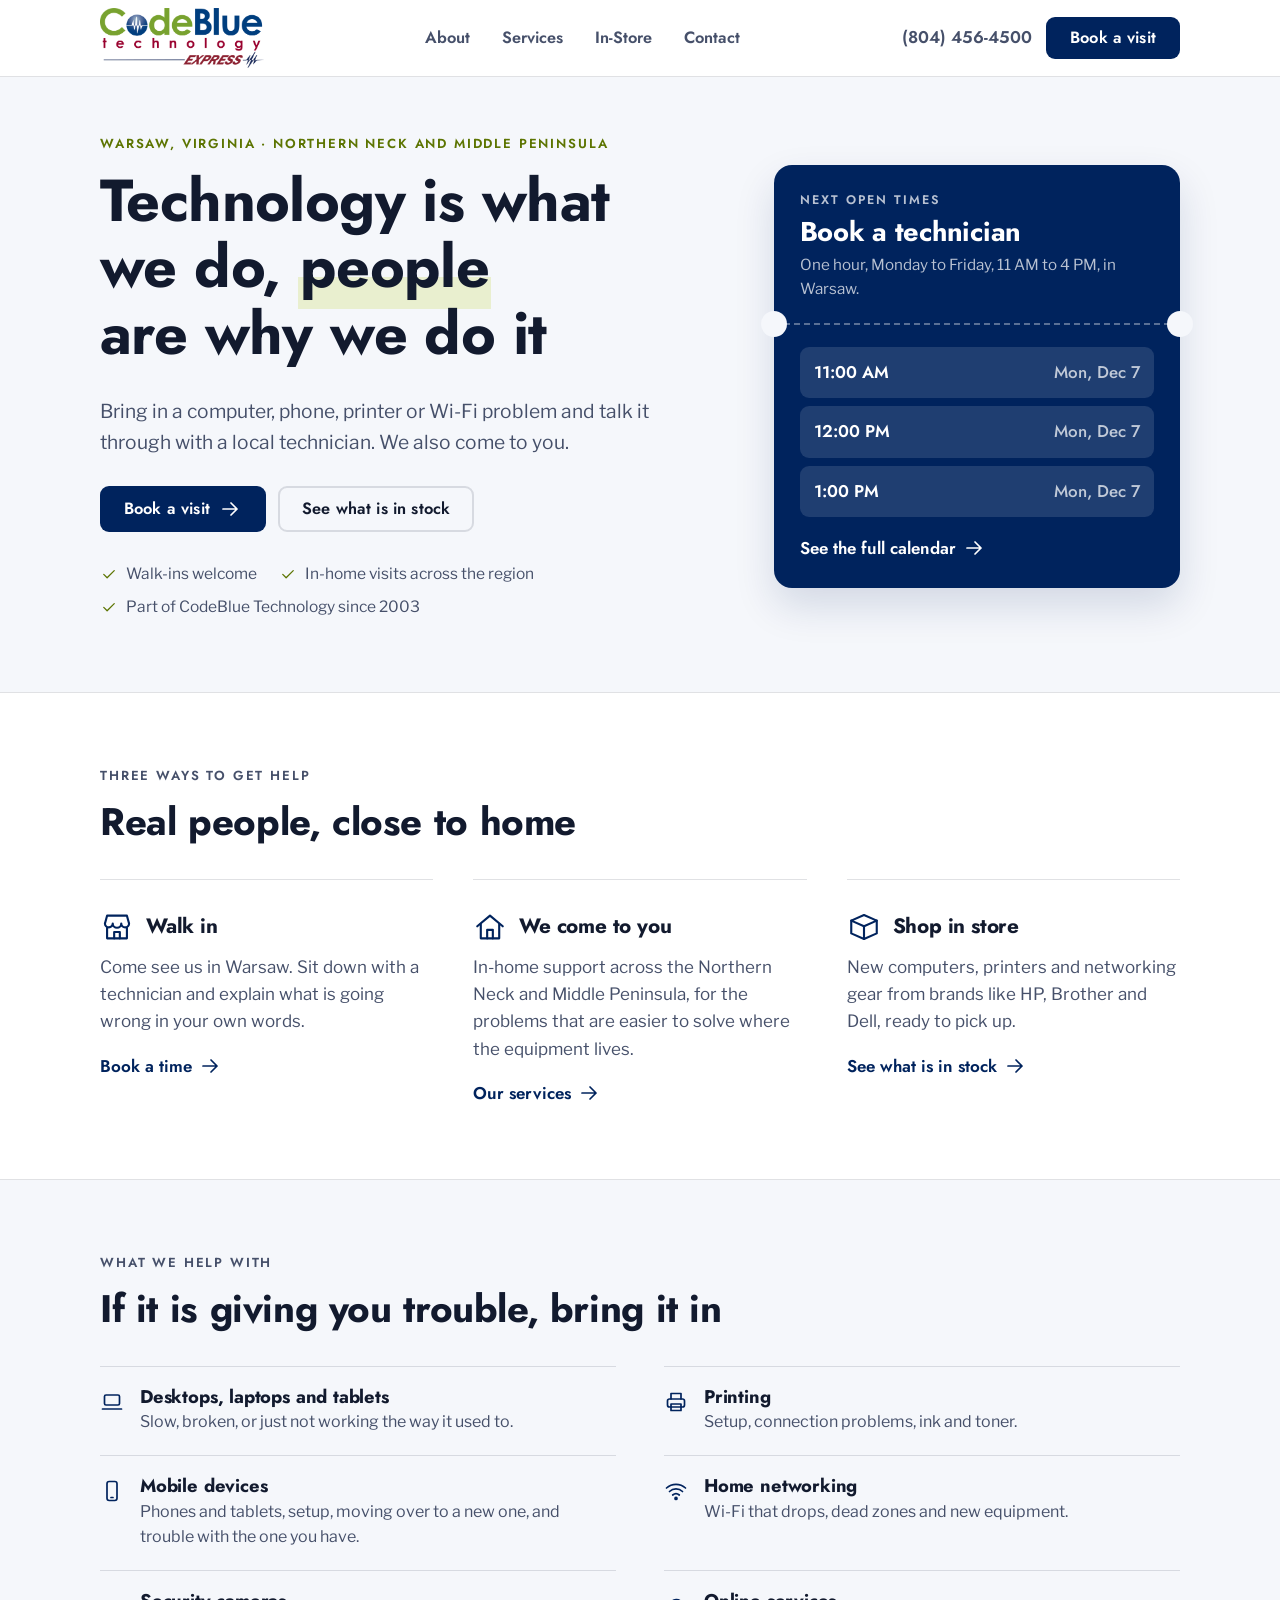
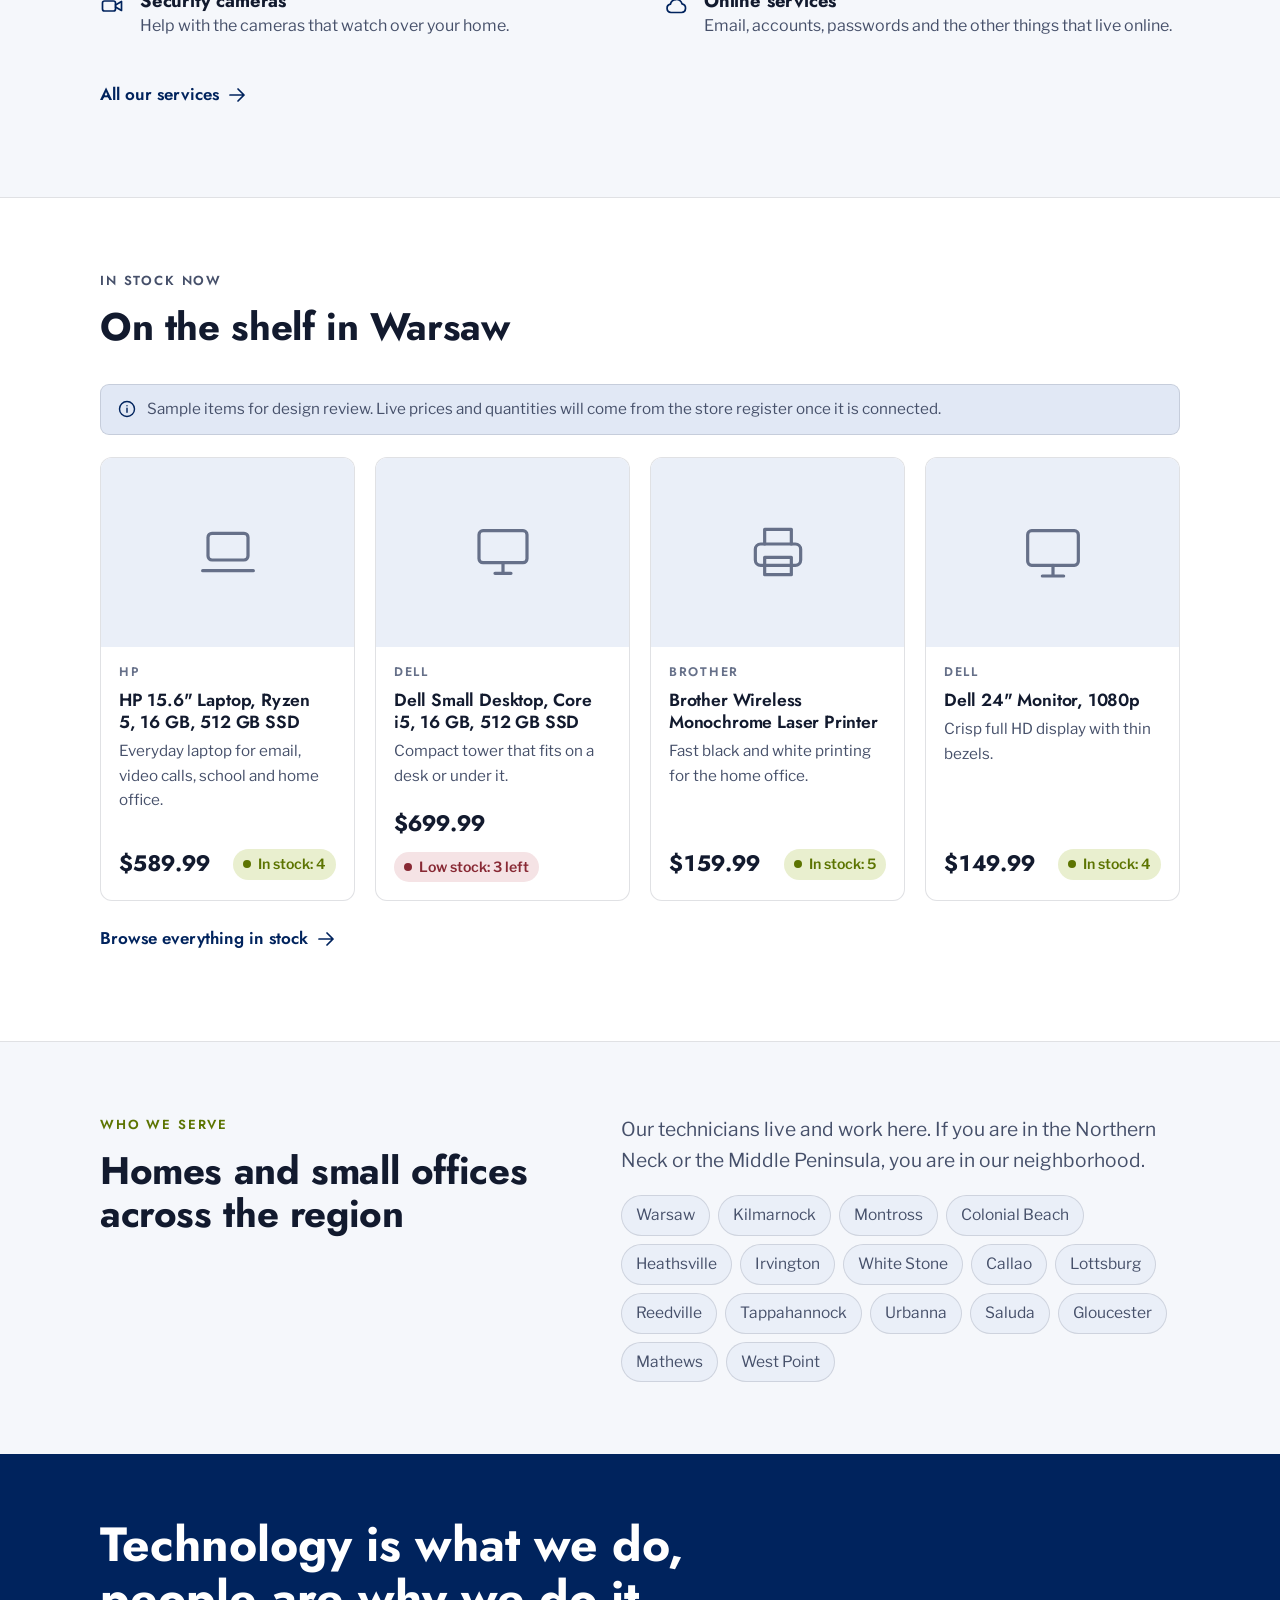
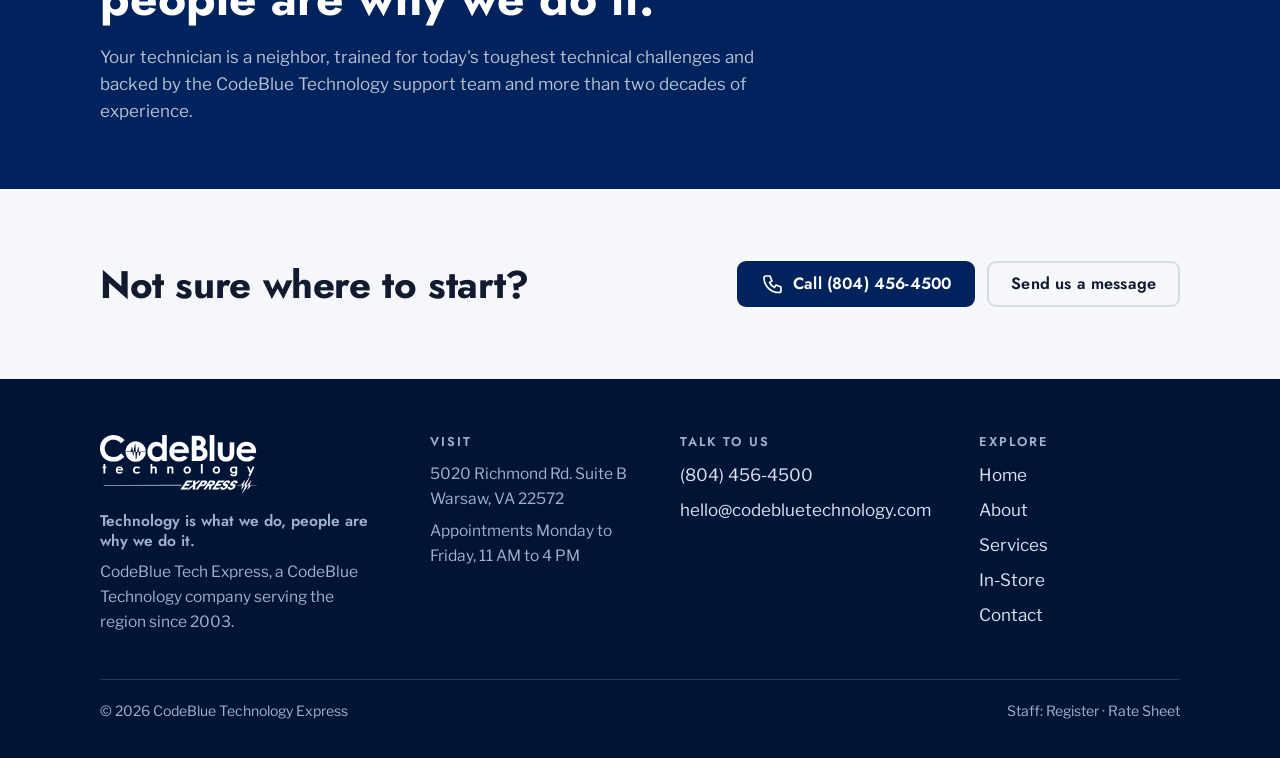
<file: index.html>
<!doctype html>
<html lang="en">
<head>
<meta charset="utf-8">
<meta name="viewport" content="width=device-width, initial-scale=1">
<title>CodeBlue Tech Express | Walk-in and in-home tech help in Warsaw, VA</title>
<meta name="description" content="Local technicians for walk-in and in-home help with computers, phones, printing and home networking across the Northern Neck and Middle Peninsula.">
<meta property="og:title" content="CodeBlue Tech Express | Walk-in and in-home tech help in Warsaw, VA">
<meta property="og:description" content="Local technicians for walk-in and in-home help with computers, phones, printing and home networking across the Northern Neck and Middle Peninsula.">
<meta property="og:type" content="website">
<meta property="og:image" content="https://codebluetechexpress.com/assets/img/og-card.png">
<meta name="twitter:card" content="summary_large_image">
<meta name="theme-color" content="#00235d">
<link rel="icon" href="assets/img/favicon.ico" sizes="any">
<link rel="icon" type="image/png" sizes="32x32" href="assets/img/favicon-32.png">
<link rel="icon" type="image/png" sizes="192x192" href="assets/img/favicon-192.png">
<link rel="apple-touch-icon" href="assets/img/apple-touch-icon.png">
<link rel="preconnect" href="https://fonts.googleapis.com"><link rel="preconnect" href="https://fonts.gstatic.com" crossorigin><link href="https://fonts.googleapis.com/css2?family=Jost:wght@500;600;700&amp;family=Libre+Franklin:wght@400;500;600;700&amp;display=swap" rel="stylesheet">
<link rel="stylesheet" href="assets/styles.css?v=f1e3a5b1">
</head>
<body>
<svg xmlns="http://www.w3.org/2000/svg" style="position:absolute;width:0;height:0" aria-hidden="true" focusable="false">
<symbol id="i-laptop" viewBox="0 0 24 24"><rect x="4.5" y="5" width="15" height="10" rx="1.5"/><path d="M2.5 19h19"/></symbol>
<symbol id="i-desktop" viewBox="0 0 24 24"><rect x="3" y="4" width="18" height="12" rx="1.5"/><path d="M9 20h6M12 16v4"/></symbol>
<symbol id="i-monitor" viewBox="0 0 24 24"><rect x="2.5" y="4" width="19" height="13" rx="1.5"/><path d="M8 21h8M12 17v4"/></symbol>
<symbol id="i-phone" viewBox="0 0 24 24"><rect x="7" y="2.5" width="10" height="19" rx="2.2"/><path d="M11 18.5h2"/></symbol>
<symbol id="i-printer" viewBox="0 0 24 24"><path d="M7 9V3.5h10V9"/><rect x="3.5" y="9" width="17" height="8" rx="2"/><path d="M7 14h10v6.5H7z"/></symbol>
<symbol id="i-wifi" viewBox="0 0 24 24"><path d="M2.5 9a14 14 0 0 1 19 0"/><path d="M5.5 12.5a9.5 9.5 0 0 1 13 0"/><path d="M8.7 16a5 5 0 0 1 6.6 0"/><circle cx="12" cy="19.4" r="1" fill="currentColor"/></symbol>
<symbol id="i-camera" viewBox="0 0 24 24"><rect x="2.5" y="7" width="13" height="10" rx="2"/><path d="M15.5 11l6-3.5v9l-6-3.5"/></symbol>
<symbol id="i-cloud" viewBox="0 0 24 24"><path d="M7 18.5a4.2 4.2 0 0 1-.6-8.3A6 6 0 0 1 18 9.8a4.4 4.4 0 0 1-.5 8.7z"/></symbol>
<symbol id="i-store" viewBox="0 0 24 24"><path d="M3.5 9.5 5 4h14l1.5 5.5"/><path d="M3.5 9.5a2.75 2.75 0 0 0 5.5 0 2.75 2.75 0 0 0 6 0 2.75 2.75 0 0 0 5.5 0"/><path d="M5 12.5V20h14v-7.5"/><path d="M10 20v-4.5h4V20"/></symbol>
<symbol id="i-home" viewBox="0 0 24 24"><path d="M3 11.5 12 4l9 7.5"/><path d="M5.5 10v10h13V10"/><path d="M10 20v-6h4v6"/></symbol>
<symbol id="i-box" viewBox="0 0 24 24"><path d="M3 7.5 12 3.5l9 4-9 4z"/><path d="M3 7.5v9l9 4 9-4v-9"/><path d="M12 11.5v9"/></symbol>
<symbol id="i-keyboard" viewBox="0 0 24 24"><rect x="2.5" y="6" width="19" height="12" rx="2"/><path d="M6.5 10h.01M10 10h.01M14 10h.01M17.5 10h.01M7.5 14h9"/></symbol>
<symbol id="i-chat" viewBox="0 0 24 24"><path d="M4 5.5h16v11H9.5L5 20.5v-4H4z"/></symbol>
<symbol id="i-mail" viewBox="0 0 24 24"><rect x="3" y="5" width="18" height="14" rx="2"/><path d="m3.5 7.5 8.5 6 8.5-6"/></symbol>
<symbol id="i-pin" viewBox="0 0 24 24"><path d="M12 21s-7-6.2-7-11.2a7 7 0 0 1 14 0C19 14.8 12 21 12 21z"/><circle cx="12" cy="9.8" r="2.5"/></symbol>
<symbol id="i-call" viewBox="0 0 24 24"><path d="M5 4h4l2 5-2.5 1.5a11 11 0 0 0 5 5L15 13l5 2v3.5a2 2 0 0 1-2 2A15 15 0 0 1 3 6a2 2 0 0 1 2-2z"/></symbol>
<symbol id="i-clock" viewBox="0 0 24 24"><circle cx="12" cy="12" r="9"/><path d="M12 7v5l3 2"/></symbol>
<symbol id="i-arrow" viewBox="0 0 24 24"><path d="M5 12h14M13 6l6 6-6 6"/></symbol>
<symbol id="i-check" viewBox="0 0 24 24"><path d="m5 12.5 4.5 4.5L19 7.5"/></symbol>
<symbol id="i-search" viewBox="0 0 24 24"><circle cx="11" cy="11" r="6.5"/><path d="m16 16 4.5 4.5"/></symbol>
<symbol id="i-left" viewBox="0 0 24 24"><path d="m15 5-7 7 7 7"/></symbol>
<symbol id="i-right" viewBox="0 0 24 24"><path d="m9 5 7 7-7 7"/></symbol>
<symbol id="i-menu" viewBox="0 0 24 24"><path d="M4 7h16M4 12h16M4 17h16"/></symbol>
<symbol id="i-info" viewBox="0 0 24 24"><circle cx="12" cy="12" r="9"/><path d="M12 11v5M12 8h.01"/></symbol>
<symbol id="i-people" viewBox="0 0 24 24"><circle cx="9" cy="8" r="3.2"/><path d="M3 20c0-3.3 2.7-6 6-6s6 2.7 6 6"/><circle cx="17" cy="9" r="2.4"/><path d="M17 14.2c2.4 0 4.2 1.9 4.2 4.3"/></symbol>
<symbol id="i-plus" viewBox="0 0 24 24"><path d="M12 5v14M5 12h14"/></symbol>
<symbol id="i-minus" viewBox="0 0 24 24"><path d="M5 12h14"/></symbol>
<symbol id="i-send" viewBox="0 0 24 24"><path d="M21 3 10 14"/><path d="M21 3l-7 18-4-7-7-4z"/></symbol>
<symbol id="i-calendar" viewBox="0 0 24 24"><rect x="3.5" y="5" width="17" height="15" rx="2"/><path d="M3.5 10h17M8 3v4M16 3v4"/></symbol>
<symbol id="i-flag" viewBox="0 0 24 24"><path d="M6 21V4M6 5h11l-2 4 2 4H6"/></symbol>
</svg>
<header class="site-header">
  <div class="container">
    <a class="brand" href="index.html" data-nav="index" aria-label="CodeBlue Tech Express, home">
      <img class="brand-logo logo-on-light" src="assets/img/logo-full.png" alt="CodeBlue Technology Express" width="137" height="50">
      <img class="brand-logo logo-on-dark" src="assets/img/logo-white.png" alt="" width="137" height="50" aria-hidden="true">
    </a>
    <nav class="nav-desktop" aria-label="Main"><a href="about.html" data-nav="about">About</a><a href="services.html" data-nav="services">Services</a><a href="in-store.html" data-nav="in-store">In-Store</a><a href="contact.html" data-nav="contact">Contact</a></nav>
    <div class="header-actions">
      <a class="header-phone" href="tel:+18044564500">(804) 456-4500</a>
      <a class="btn btn-primary" href="in-store.html#book">Book a visit</a>
      <button class="nav-toggle" id="nav-toggle" type="button" aria-expanded="false" aria-controls="nav-mobile" aria-label="Menu"><svg class="i " aria-hidden="true"><use href="#i-menu"/></svg></button>
    </div>
  </div>
  <nav class="nav-mobile" id="nav-mobile" aria-label="Mobile">
    <div class="container"><a href="about.html" data-nav="about">About</a><a href="services.html" data-nav="services">Services</a><a href="in-store.html" data-nav="in-store">In-Store</a><a href="contact.html" data-nav="contact">Contact</a><a href="tel:+18044564500">Call (804) 456-4500</a></div>
  </nav>
</header>
<main id="main">
<section class="hero">
  <div class="container hero-grid">
    <div>
      
      <p class="eyebrow">Warsaw, Virginia &middot; Northern Neck and Middle Peninsula</p>
      <h1>Technology is what we do, <em>people</em> are why we do it</h1>
      <p class="lead">Bring in a computer, phone, printer or Wi-Fi problem and talk it through with a local technician. We also come to you.</p>
      <div class="hero-ctas">
        <a class="btn btn-primary" href="in-store.html#book">Book a visit <svg class="i " aria-hidden="true"><use href="#i-arrow"/></svg></a>
        <a class="btn btn-ghost" href="in-store.html#shop">See what is in stock</a>
      </div>
      <ul class="hero-facts">
        <li><svg class="i " aria-hidden="true"><use href="#i-check"/></svg> Walk-ins welcome</li>
        <li><svg class="i " aria-hidden="true"><use href="#i-check"/></svg> In-home visits across the region</li>
        <li><svg class="i " aria-hidden="true"><use href="#i-check"/></svg> Part of CodeBlue Technology since 2003</li>
      </ul>
    </div>
    <aside class="ticket" aria-labelledby="ticket-title">
      <div class="ticket-top">
        <p class="ticket-label">Next open times</p>
        <h2 class="ticket-title" id="ticket-title">Book a technician</h2>
        <p class="ticket-sub">One hour, Monday to Friday, 11 AM to 4 PM, in Warsaw.</p>
      </div>
      <div class="ticket-stub">
        <ul class="ticket-slots" id="hero-slots" data-href="in-store.html#book"></ul>
        <a class="text-link" href="in-store.html#book">See the full calendar <svg class="i " aria-hidden="true"><use href="#i-arrow"/></svg></a>
      </div>
    </aside>
  </div>
</section>

<section class="section section-alt">
  <div class="container">
    <div class="section-head">
      <p class="eyebrow">Three ways to get help</p>
      <h2>Real people, close to home</h2>
    </div>
    <div class="three">
      <div>
        <h3><svg class="i i-lg" aria-hidden="true"><use href="#i-store"/></svg> Walk in</h3>
        <p>Come see us in Warsaw. Sit down with a technician and explain what is going wrong in your own words.</p>
        <a class="text-link" href="in-store.html#book">Book a time <svg class="i " aria-hidden="true"><use href="#i-arrow"/></svg></a>
      </div>
      <div>
        <h3><svg class="i i-lg" aria-hidden="true"><use href="#i-home"/></svg> We come to you</h3>
        <p>In-home support across the Northern Neck and Middle Peninsula, for the problems that are easier to solve where the equipment lives.</p>
        <a class="text-link" href="services.html">Our services <svg class="i " aria-hidden="true"><use href="#i-arrow"/></svg></a>
      </div>
      <div>
        <h3><svg class="i i-lg" aria-hidden="true"><use href="#i-box"/></svg> Shop in store</h3>
        <p>New computers, printers and networking gear from brands like HP, Brother and Dell, ready to pick up.</p>
        <a class="text-link" href="in-store.html#shop">See what is in stock <svg class="i " aria-hidden="true"><use href="#i-arrow"/></svg></a>
      </div>
    </div>
  </div>
</section>

<section class="section">
  <div class="container">
    <div class="section-head">
      <p class="eyebrow">What we help with</p>
      <h2>If it is giving you trouble, bring it in</h2>
    </div>
    <ul class="support-list">
      <li><svg class="i " aria-hidden="true"><use href="#i-laptop"/></svg><div><h3>Desktops, laptops and tablets</h3><p>Slow, broken, or just not working the way it used to.</p></div></li>
      <li><svg class="i " aria-hidden="true"><use href="#i-printer"/></svg><div><h3>Printing</h3><p>Setup, connection problems, ink and toner.</p></div></li>
      <li><svg class="i " aria-hidden="true"><use href="#i-phone"/></svg><div><h3>Mobile devices</h3><p>Phones and tablets, setup, moving over to a new one, and trouble with the one you have.</p></div></li>
      <li><svg class="i " aria-hidden="true"><use href="#i-wifi"/></svg><div><h3>Home networking</h3><p>Wi-Fi that drops, dead zones and new equipment.</p></div></li>
      <li><svg class="i " aria-hidden="true"><use href="#i-camera"/></svg><div><h3>Security cameras</h3><p>Help with the cameras that watch over your home.</p></div></li>
      <li><svg class="i " aria-hidden="true"><use href="#i-cloud"/></svg><div><h3>Online services</h3><p>Email, accounts, passwords and the other things that live online.</p></div></li>
    </ul>
    <p style="margin-top:22px"><a class="text-link" href="services.html">All our services <svg class="i " aria-hidden="true"><use href="#i-arrow"/></svg></a></p>
  </div>
</section>

<section class="section section-alt">
  <div class="container">
    <div class="section-head">
      <p class="eyebrow">In stock now</p>
      <h2>On the shelf in Warsaw</h2>
    </div>
    <div class="demo-note" data-for="inventory"><svg class="i " aria-hidden="true"><use href="#i-info"/></svg><span>Sample items for design review. Live prices and quantities will come from the store register once it is connected.</span></div>
    <div class="products" id="home-featured"></div>
    <p style="margin-top:24px"><a class="text-link" href="in-store.html#shop">Browse everything in stock <svg class="i " aria-hidden="true"><use href="#i-arrow"/></svg></a></p>
  </div>
</section>

<section class="section">
  <div class="container split">
    <div>
      <p class="eyebrow">Who we serve</p>
      <h2>Homes and small offices across the region</h2>
    </div>
    <div>
      <p class="lead">Our technicians live and work here. If you are in the Northern Neck or the Middle Peninsula, you are in our neighborhood.</p>
      <ul class="chips" aria-label="Towns we serve">
        <li>Warsaw</li><li>Kilmarnock</li><li>Montross</li><li>Colonial Beach</li><li>Heathsville</li>
        <li>Irvington</li><li>White Stone</li><li>Callao</li><li>Lottsburg</li><li>Reedville</li>
        <li>Tappahannock</li><li>Urbanna</li><li>Saluda</li><li>Gloucester</li><li>Mathews</li><li>West Point</li>
      </ul>
    </div>
  </div>
</section>

<section class="tagline-band">
  <div class="container">
    <p class="big">Technology is what we do, people are why we do it.</p>
    <p class="small">Your technician is a neighbor, trained for today's toughest technical challenges and backed by the CodeBlue Technology support team and more than two decades of experience.</p>
  </div>
</section>

<section class="section">
  <div class="container cta-band">
    <h2>Not sure where to start?</h2>
    <div class="hero-ctas">
      <a class="btn btn-primary" href="tel:+18044564500"><svg class="i " aria-hidden="true"><use href="#i-call"/></svg> Call (804) 456-4500</a>
      <a class="btn btn-ghost" href="contact.html">Send us a message</a>
    </div>
  </div>
</section>
</main>
<footer class="site-footer">
  <div class="container">
    <div class="footer-grid">
      <div>
        <img class="footer-logo" src="assets/img/logo-white.png" alt="CodeBlue Technology Express" width="159" height="58">
        <p class="footer-tagline">Technology is what we do, people are why we do it.</p>
        <p>CodeBlue Tech Express, a CodeBlue Technology company serving the region since 2003.</p>
      </div>
      <div>
        <h4>Visit</h4>
        <p>5020 Richmond Rd. Suite B<br>Warsaw, VA 22572</p>
        <p>Appointments Monday to Friday, 11 AM to 4 PM</p>
      </div>
      <div>
        <h4>Talk to us</h4>
        <ul>
          <li><a href="tel:+18044564500">(804) 456-4500</a></li>
          <li><a href="mailto:hello@codebluetechnology.com">hello@codebluetechnology.com</a></li>
        </ul>
      </div>
      <div>
        <h4>Explore</h4>
        <ul>
          <li><a href="index.html">Home</a></li>
          <li><a href="about.html">About</a></li>
          <li><a href="services.html">Services</a></li>
          <li><a href="in-store.html">In-Store</a></li>
          <li><a href="contact.html">Contact</a></li>
        </ul>
      </div>
    </div>
    <div class="footer-base">
      <span>&copy; 2026 CodeBlue Technology Express</span>
      <span class="staff">Staff: <a href="register/index.html">Register</a> &middot; <a href="ratesheet/index.html">Rate Sheet</a></span>
    </div>
  </div>
</footer>
<script src="assets/config.js?v=c18730af"></script>
<script src="assets/inventory-sample.js?v=be16b938"></script>
<script src="assets/app.js?v=4aa32119"></script>
</body>
</html>
</file>
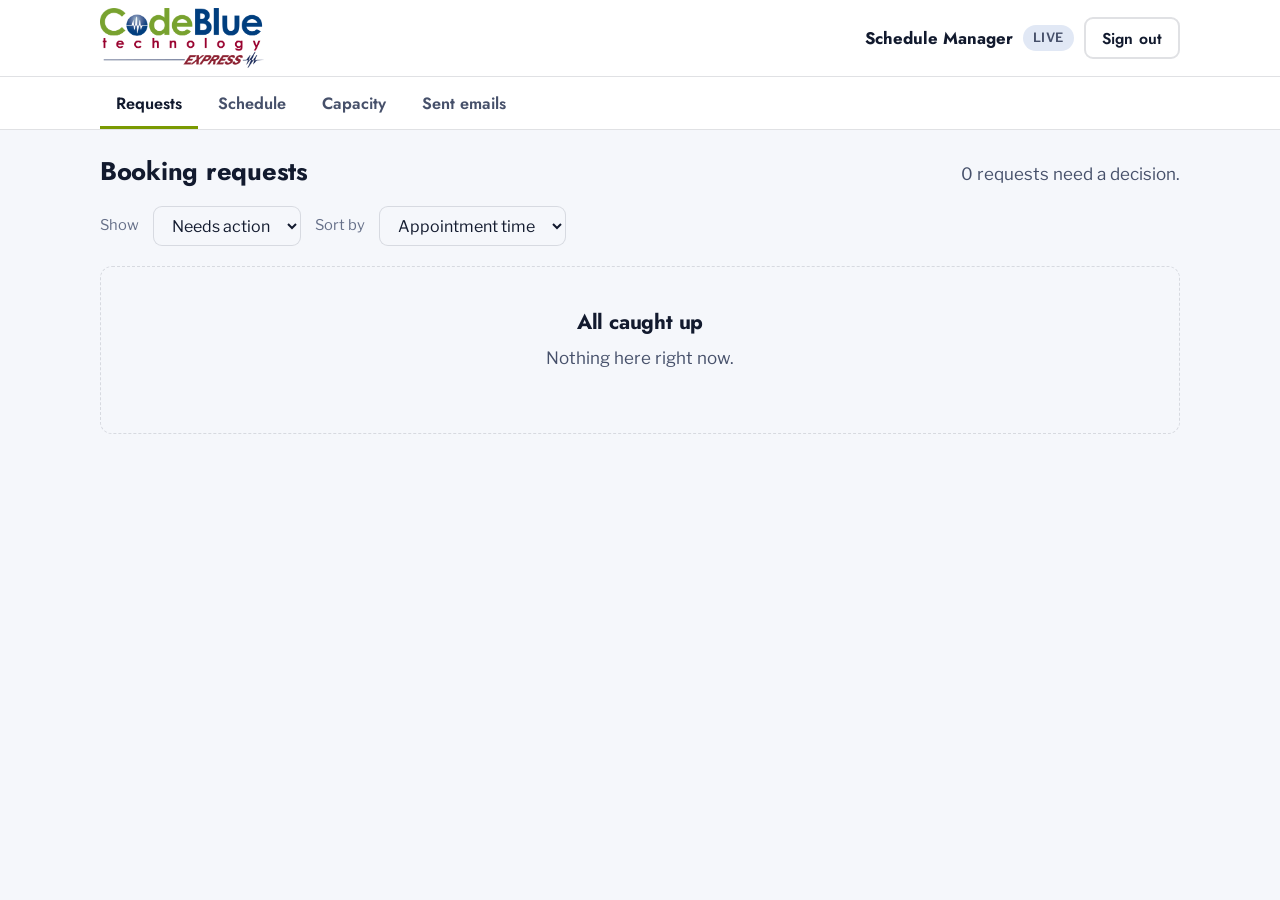
<file: manage/index.html>
<!doctype html>
<html lang="en">
<head>
<meta charset="utf-8">
<meta name="viewport" content="width=device-width, initial-scale=1">
<meta name="robots" content="noindex,nofollow">
<title>Schedule Manager | CodeBlue Tech Express</title>
<link rel="icon" href="../assets/img/favicon.ico" sizes="any">
<link rel="icon" type="image/png" sizes="32x32" href="../assets/img/favicon-32.png">
<link rel="icon" type="image/png" sizes="192x192" href="../assets/img/favicon-192.png">
<link rel="apple-touch-icon" href="../assets/img/apple-touch-icon.png">
<link rel="preconnect" href="https://fonts.googleapis.com"><link rel="preconnect" href="https://fonts.gstatic.com" crossorigin><link href="https://fonts.googleapis.com/css2?family=Jost:wght@500;600;700&amp;family=Libre+Franklin:wght@400;500;600;700&amp;display=swap" rel="stylesheet">
<link rel="stylesheet" href="../assets/styles.css?v=f1e3a5b1">
<link rel="stylesheet" href="../assets/manager.css?v=7a4b50e6">
</head>
<body class="manage">
<svg xmlns="http://www.w3.org/2000/svg" style="position:absolute;width:0;height:0" aria-hidden="true" focusable="false">
<symbol id="i-laptop" viewBox="0 0 24 24"><rect x="4.5" y="5" width="15" height="10" rx="1.5"/><path d="M2.5 19h19"/></symbol>
<symbol id="i-desktop" viewBox="0 0 24 24"><rect x="3" y="4" width="18" height="12" rx="1.5"/><path d="M9 20h6M12 16v4"/></symbol>
<symbol id="i-monitor" viewBox="0 0 24 24"><rect x="2.5" y="4" width="19" height="13" rx="1.5"/><path d="M8 21h8M12 17v4"/></symbol>
<symbol id="i-phone" viewBox="0 0 24 24"><rect x="7" y="2.5" width="10" height="19" rx="2.2"/><path d="M11 18.5h2"/></symbol>
<symbol id="i-printer" viewBox="0 0 24 24"><path d="M7 9V3.5h10V9"/><rect x="3.5" y="9" width="17" height="8" rx="2"/><path d="M7 14h10v6.5H7z"/></symbol>
<symbol id="i-wifi" viewBox="0 0 24 24"><path d="M2.5 9a14 14 0 0 1 19 0"/><path d="M5.5 12.5a9.5 9.5 0 0 1 13 0"/><path d="M8.7 16a5 5 0 0 1 6.6 0"/><circle cx="12" cy="19.4" r="1" fill="currentColor"/></symbol>
<symbol id="i-camera" viewBox="0 0 24 24"><rect x="2.5" y="7" width="13" height="10" rx="2"/><path d="M15.5 11l6-3.5v9l-6-3.5"/></symbol>
<symbol id="i-cloud" viewBox="0 0 24 24"><path d="M7 18.5a4.2 4.2 0 0 1-.6-8.3A6 6 0 0 1 18 9.8a4.4 4.4 0 0 1-.5 8.7z"/></symbol>
<symbol id="i-store" viewBox="0 0 24 24"><path d="M3.5 9.5 5 4h14l1.5 5.5"/><path d="M3.5 9.5a2.75 2.75 0 0 0 5.5 0 2.75 2.75 0 0 0 6 0 2.75 2.75 0 0 0 5.5 0"/><path d="M5 12.5V20h14v-7.5"/><path d="M10 20v-4.5h4V20"/></symbol>
<symbol id="i-home" viewBox="0 0 24 24"><path d="M3 11.5 12 4l9 7.5"/><path d="M5.5 10v10h13V10"/><path d="M10 20v-6h4v6"/></symbol>
<symbol id="i-box" viewBox="0 0 24 24"><path d="M3 7.5 12 3.5l9 4-9 4z"/><path d="M3 7.5v9l9 4 9-4v-9"/><path d="M12 11.5v9"/></symbol>
<symbol id="i-keyboard" viewBox="0 0 24 24"><rect x="2.5" y="6" width="19" height="12" rx="2"/><path d="M6.5 10h.01M10 10h.01M14 10h.01M17.5 10h.01M7.5 14h9"/></symbol>
<symbol id="i-chat" viewBox="0 0 24 24"><path d="M4 5.5h16v11H9.5L5 20.5v-4H4z"/></symbol>
<symbol id="i-mail" viewBox="0 0 24 24"><rect x="3" y="5" width="18" height="14" rx="2"/><path d="m3.5 7.5 8.5 6 8.5-6"/></symbol>
<symbol id="i-pin" viewBox="0 0 24 24"><path d="M12 21s-7-6.2-7-11.2a7 7 0 0 1 14 0C19 14.8 12 21 12 21z"/><circle cx="12" cy="9.8" r="2.5"/></symbol>
<symbol id="i-call" viewBox="0 0 24 24"><path d="M5 4h4l2 5-2.5 1.5a11 11 0 0 0 5 5L15 13l5 2v3.5a2 2 0 0 1-2 2A15 15 0 0 1 3 6a2 2 0 0 1 2-2z"/></symbol>
<symbol id="i-clock" viewBox="0 0 24 24"><circle cx="12" cy="12" r="9"/><path d="M12 7v5l3 2"/></symbol>
<symbol id="i-arrow" viewBox="0 0 24 24"><path d="M5 12h14M13 6l6 6-6 6"/></symbol>
<symbol id="i-check" viewBox="0 0 24 24"><path d="m5 12.5 4.5 4.5L19 7.5"/></symbol>
<symbol id="i-search" viewBox="0 0 24 24"><circle cx="11" cy="11" r="6.5"/><path d="m16 16 4.5 4.5"/></symbol>
<symbol id="i-left" viewBox="0 0 24 24"><path d="m15 5-7 7 7 7"/></symbol>
<symbol id="i-right" viewBox="0 0 24 24"><path d="m9 5 7 7-7 7"/></symbol>
<symbol id="i-menu" viewBox="0 0 24 24"><path d="M4 7h16M4 12h16M4 17h16"/></symbol>
<symbol id="i-info" viewBox="0 0 24 24"><circle cx="12" cy="12" r="9"/><path d="M12 11v5M12 8h.01"/></symbol>
<symbol id="i-people" viewBox="0 0 24 24"><circle cx="9" cy="8" r="3.2"/><path d="M3 20c0-3.3 2.7-6 6-6s6 2.7 6 6"/><circle cx="17" cy="9" r="2.4"/><path d="M17 14.2c2.4 0 4.2 1.9 4.2 4.3"/></symbol>
<symbol id="i-plus" viewBox="0 0 24 24"><path d="M12 5v14M5 12h14"/></symbol>
<symbol id="i-minus" viewBox="0 0 24 24"><path d="M5 12h14"/></symbol>
<symbol id="i-send" viewBox="0 0 24 24"><path d="M21 3 10 14"/><path d="M21 3l-7 18-4-7-7-4z"/></symbol>
<symbol id="i-calendar" viewBox="0 0 24 24"><rect x="3.5" y="5" width="17" height="15" rx="2"/><path d="M3.5 10h17M8 3v4M16 3v4"/></symbol>
<symbol id="i-flag" viewBox="0 0 24 24"><path d="M6 21V4M6 5h11l-2 4 2 4H6"/></symbol>
</svg>
<div id="root"></div>
<script src="../assets/config.js?v=c18730af"></script>
<script src="../assets/manager.js?v=7ec9d6a1"></script>
</body>
</html>
</file>
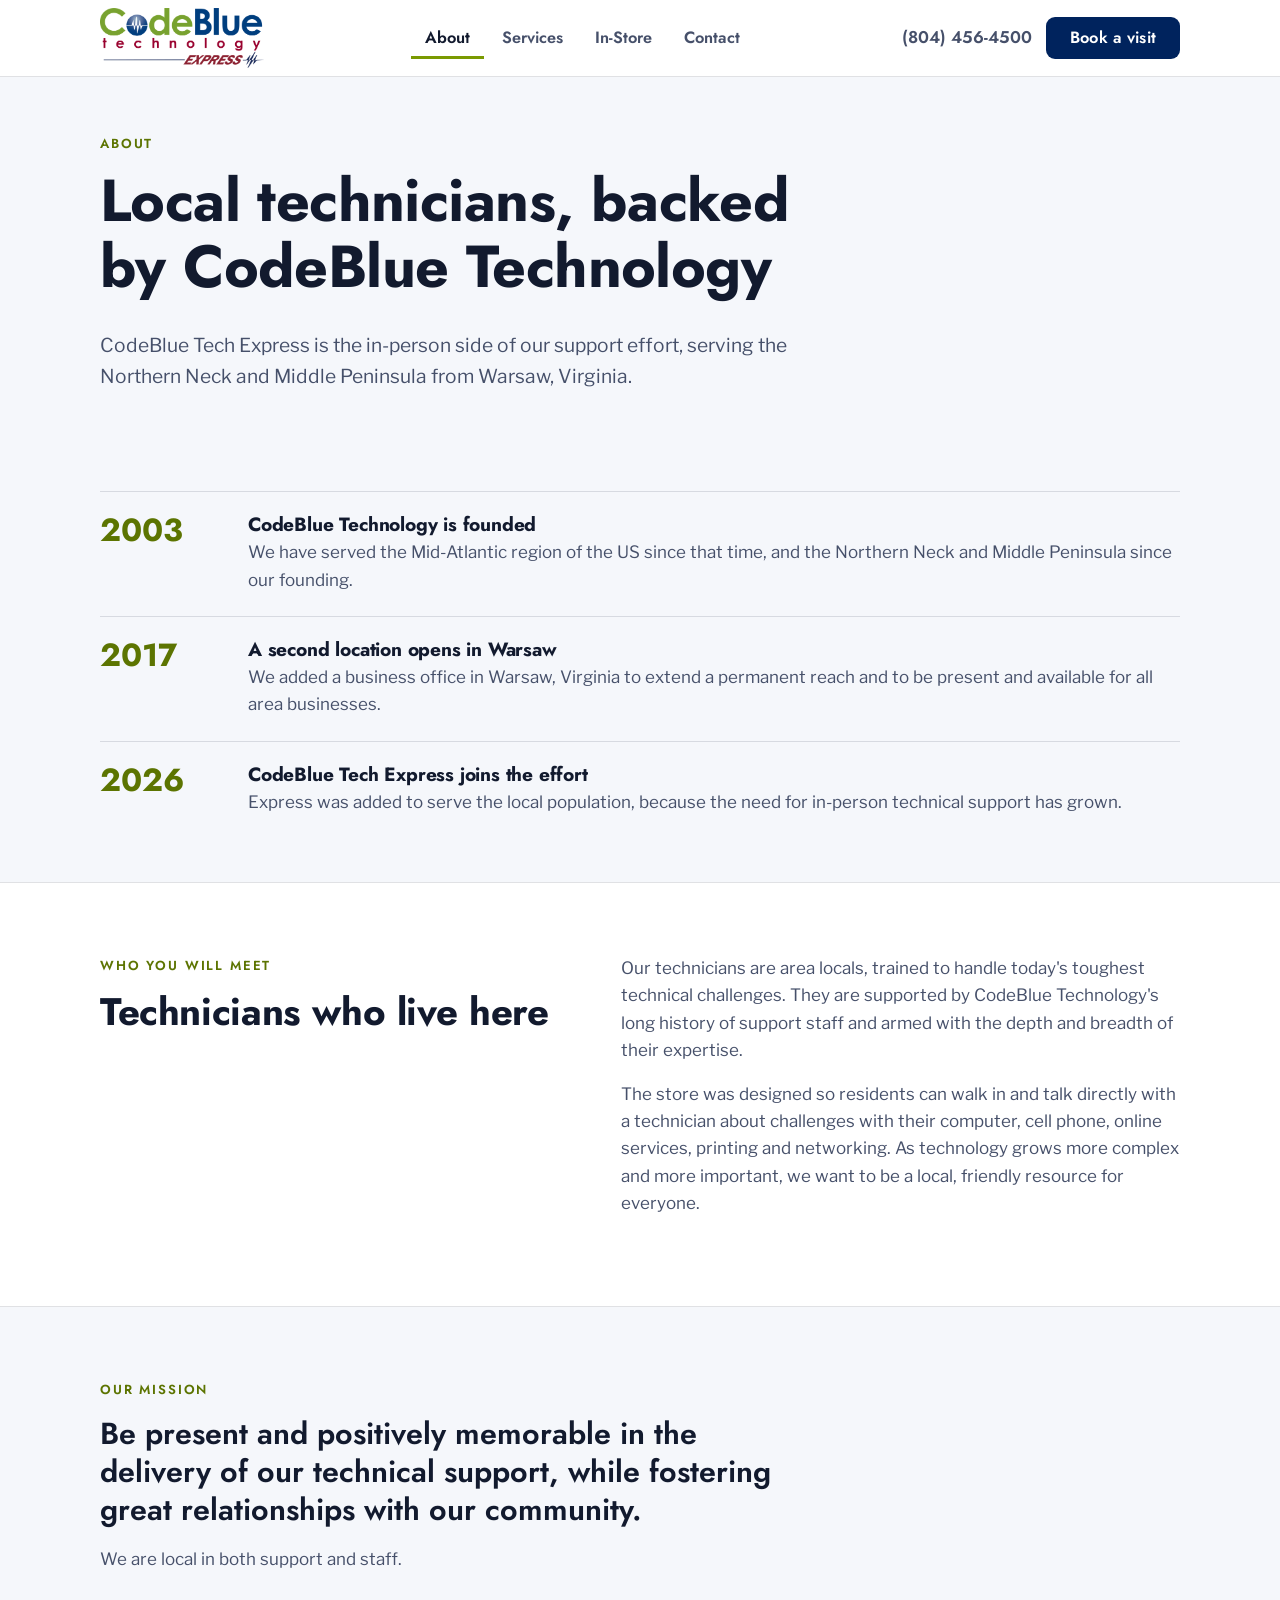
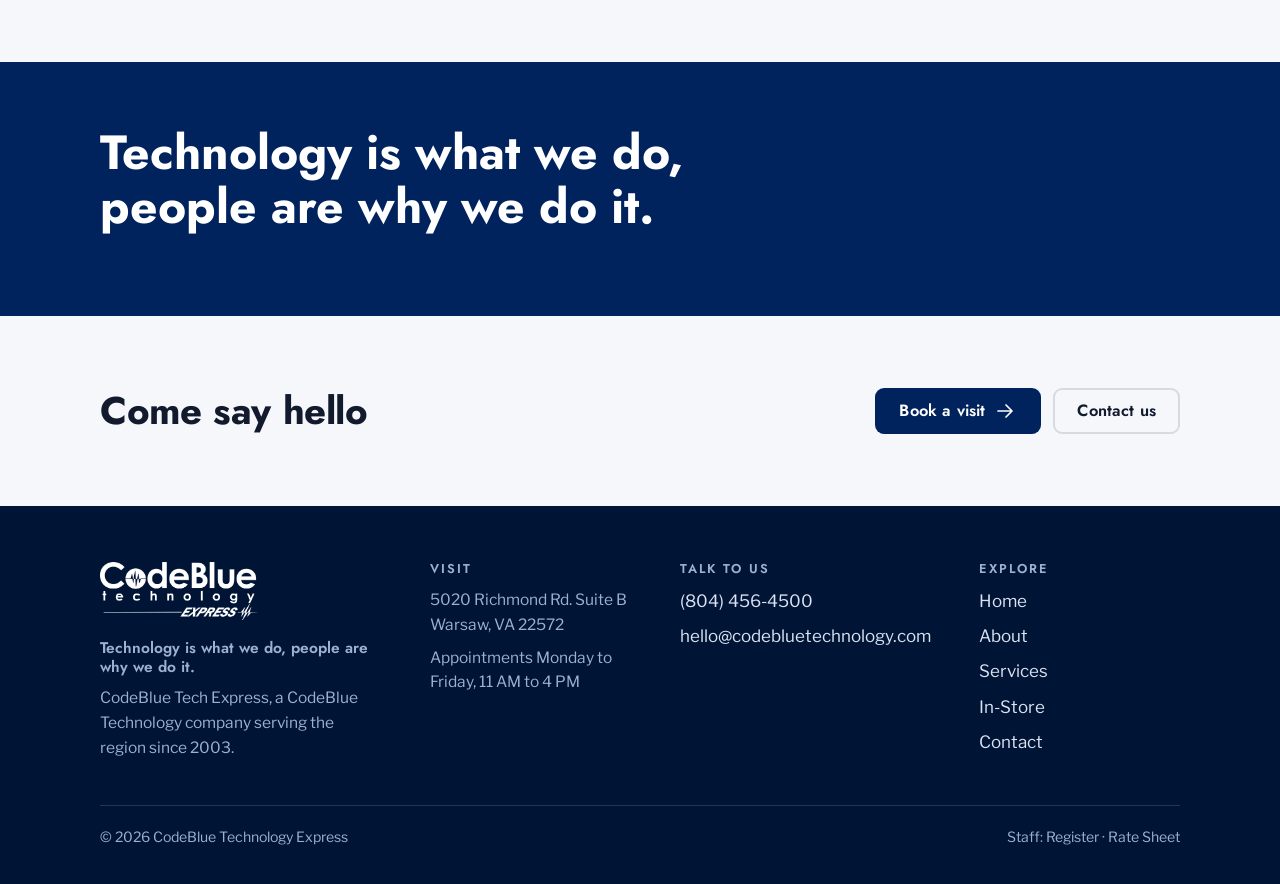
<file: about.html>
<!doctype html>
<html lang="en">
<head>
<meta charset="utf-8">
<meta name="viewport" content="width=device-width, initial-scale=1">
<title>About | CodeBlue Tech Express</title>
<meta name="description" content="CodeBlue Technology has served the Northern Neck and Middle Peninsula since 2003. CodeBlue Tech Express brings in-person tech support to local residents.">
<meta property="og:title" content="About | CodeBlue Tech Express">
<meta property="og:description" content="CodeBlue Technology has served the Northern Neck and Middle Peninsula since 2003. CodeBlue Tech Express brings in-person tech support to local residents.">
<meta property="og:type" content="website">
<meta property="og:image" content="https://codebluetechexpress.com/assets/img/og-card.png">
<meta name="twitter:card" content="summary_large_image">
<meta name="theme-color" content="#00235d">
<link rel="icon" href="assets/img/favicon.ico" sizes="any">
<link rel="icon" type="image/png" sizes="32x32" href="assets/img/favicon-32.png">
<link rel="icon" type="image/png" sizes="192x192" href="assets/img/favicon-192.png">
<link rel="apple-touch-icon" href="assets/img/apple-touch-icon.png">
<link rel="preconnect" href="https://fonts.googleapis.com"><link rel="preconnect" href="https://fonts.gstatic.com" crossorigin><link href="https://fonts.googleapis.com/css2?family=Jost:wght@500;600;700&amp;family=Libre+Franklin:wght@400;500;600;700&amp;display=swap" rel="stylesheet">
<link rel="stylesheet" href="assets/styles.css?v=f1e3a5b1">
</head>
<body>
<svg xmlns="http://www.w3.org/2000/svg" style="position:absolute;width:0;height:0" aria-hidden="true" focusable="false">
<symbol id="i-laptop" viewBox="0 0 24 24"><rect x="4.5" y="5" width="15" height="10" rx="1.5"/><path d="M2.5 19h19"/></symbol>
<symbol id="i-desktop" viewBox="0 0 24 24"><rect x="3" y="4" width="18" height="12" rx="1.5"/><path d="M9 20h6M12 16v4"/></symbol>
<symbol id="i-monitor" viewBox="0 0 24 24"><rect x="2.5" y="4" width="19" height="13" rx="1.5"/><path d="M8 21h8M12 17v4"/></symbol>
<symbol id="i-phone" viewBox="0 0 24 24"><rect x="7" y="2.5" width="10" height="19" rx="2.2"/><path d="M11 18.5h2"/></symbol>
<symbol id="i-printer" viewBox="0 0 24 24"><path d="M7 9V3.5h10V9"/><rect x="3.5" y="9" width="17" height="8" rx="2"/><path d="M7 14h10v6.5H7z"/></symbol>
<symbol id="i-wifi" viewBox="0 0 24 24"><path d="M2.5 9a14 14 0 0 1 19 0"/><path d="M5.5 12.5a9.5 9.5 0 0 1 13 0"/><path d="M8.7 16a5 5 0 0 1 6.6 0"/><circle cx="12" cy="19.4" r="1" fill="currentColor"/></symbol>
<symbol id="i-camera" viewBox="0 0 24 24"><rect x="2.5" y="7" width="13" height="10" rx="2"/><path d="M15.5 11l6-3.5v9l-6-3.5"/></symbol>
<symbol id="i-cloud" viewBox="0 0 24 24"><path d="M7 18.5a4.2 4.2 0 0 1-.6-8.3A6 6 0 0 1 18 9.8a4.4 4.4 0 0 1-.5 8.7z"/></symbol>
<symbol id="i-store" viewBox="0 0 24 24"><path d="M3.5 9.5 5 4h14l1.5 5.5"/><path d="M3.5 9.5a2.75 2.75 0 0 0 5.5 0 2.75 2.75 0 0 0 6 0 2.75 2.75 0 0 0 5.5 0"/><path d="M5 12.5V20h14v-7.5"/><path d="M10 20v-4.5h4V20"/></symbol>
<symbol id="i-home" viewBox="0 0 24 24"><path d="M3 11.5 12 4l9 7.5"/><path d="M5.5 10v10h13V10"/><path d="M10 20v-6h4v6"/></symbol>
<symbol id="i-box" viewBox="0 0 24 24"><path d="M3 7.5 12 3.5l9 4-9 4z"/><path d="M3 7.5v9l9 4 9-4v-9"/><path d="M12 11.5v9"/></symbol>
<symbol id="i-keyboard" viewBox="0 0 24 24"><rect x="2.5" y="6" width="19" height="12" rx="2"/><path d="M6.5 10h.01M10 10h.01M14 10h.01M17.5 10h.01M7.5 14h9"/></symbol>
<symbol id="i-chat" viewBox="0 0 24 24"><path d="M4 5.5h16v11H9.5L5 20.5v-4H4z"/></symbol>
<symbol id="i-mail" viewBox="0 0 24 24"><rect x="3" y="5" width="18" height="14" rx="2"/><path d="m3.5 7.5 8.5 6 8.5-6"/></symbol>
<symbol id="i-pin" viewBox="0 0 24 24"><path d="M12 21s-7-6.2-7-11.2a7 7 0 0 1 14 0C19 14.8 12 21 12 21z"/><circle cx="12" cy="9.8" r="2.5"/></symbol>
<symbol id="i-call" viewBox="0 0 24 24"><path d="M5 4h4l2 5-2.5 1.5a11 11 0 0 0 5 5L15 13l5 2v3.5a2 2 0 0 1-2 2A15 15 0 0 1 3 6a2 2 0 0 1 2-2z"/></symbol>
<symbol id="i-clock" viewBox="0 0 24 24"><circle cx="12" cy="12" r="9"/><path d="M12 7v5l3 2"/></symbol>
<symbol id="i-arrow" viewBox="0 0 24 24"><path d="M5 12h14M13 6l6 6-6 6"/></symbol>
<symbol id="i-check" viewBox="0 0 24 24"><path d="m5 12.5 4.5 4.5L19 7.5"/></symbol>
<symbol id="i-search" viewBox="0 0 24 24"><circle cx="11" cy="11" r="6.5"/><path d="m16 16 4.5 4.5"/></symbol>
<symbol id="i-left" viewBox="0 0 24 24"><path d="m15 5-7 7 7 7"/></symbol>
<symbol id="i-right" viewBox="0 0 24 24"><path d="m9 5 7 7-7 7"/></symbol>
<symbol id="i-menu" viewBox="0 0 24 24"><path d="M4 7h16M4 12h16M4 17h16"/></symbol>
<symbol id="i-info" viewBox="0 0 24 24"><circle cx="12" cy="12" r="9"/><path d="M12 11v5M12 8h.01"/></symbol>
<symbol id="i-people" viewBox="0 0 24 24"><circle cx="9" cy="8" r="3.2"/><path d="M3 20c0-3.3 2.7-6 6-6s6 2.7 6 6"/><circle cx="17" cy="9" r="2.4"/><path d="M17 14.2c2.4 0 4.2 1.9 4.2 4.3"/></symbol>
<symbol id="i-plus" viewBox="0 0 24 24"><path d="M12 5v14M5 12h14"/></symbol>
<symbol id="i-minus" viewBox="0 0 24 24"><path d="M5 12h14"/></symbol>
<symbol id="i-send" viewBox="0 0 24 24"><path d="M21 3 10 14"/><path d="M21 3l-7 18-4-7-7-4z"/></symbol>
<symbol id="i-calendar" viewBox="0 0 24 24"><rect x="3.5" y="5" width="17" height="15" rx="2"/><path d="M3.5 10h17M8 3v4M16 3v4"/></symbol>
<symbol id="i-flag" viewBox="0 0 24 24"><path d="M6 21V4M6 5h11l-2 4 2 4H6"/></symbol>
</svg>
<header class="site-header">
  <div class="container">
    <a class="brand" href="index.html" data-nav="index" aria-label="CodeBlue Tech Express, home">
      <img class="brand-logo logo-on-light" src="assets/img/logo-full.png" alt="CodeBlue Technology Express" width="137" height="50">
      <img class="brand-logo logo-on-dark" src="assets/img/logo-white.png" alt="" width="137" height="50" aria-hidden="true">
    </a>
    <nav class="nav-desktop" aria-label="Main"><a href="about.html" data-nav="about" aria-current="page">About</a><a href="services.html" data-nav="services">Services</a><a href="in-store.html" data-nav="in-store">In-Store</a><a href="contact.html" data-nav="contact">Contact</a></nav>
    <div class="header-actions">
      <a class="header-phone" href="tel:+18044564500">(804) 456-4500</a>
      <a class="btn btn-primary" href="in-store.html#book">Book a visit</a>
      <button class="nav-toggle" id="nav-toggle" type="button" aria-expanded="false" aria-controls="nav-mobile" aria-label="Menu"><svg class="i " aria-hidden="true"><use href="#i-menu"/></svg></button>
    </div>
  </div>
  <nav class="nav-mobile" id="nav-mobile" aria-label="Mobile">
    <div class="container"><a href="about.html" data-nav="about" aria-current="page">About</a><a href="services.html" data-nav="services">Services</a><a href="in-store.html" data-nav="in-store">In-Store</a><a href="contact.html" data-nav="contact">Contact</a><a href="tel:+18044564500">Call (804) 456-4500</a></div>
  </nav>
</header>
<main id="main">
<section class="page-head">
  <div class="container">
    <p class="eyebrow">About</p>
    <h1>Local technicians, backed by CodeBlue Technology</h1>
    <p class="lead">CodeBlue Tech Express is the in-person side of our support effort, serving the Northern Neck and Middle Peninsula from Warsaw, Virginia.</p>
  </div>
</section>

<section class="section-tight">
  <div class="container">
    <ol class="timeline">
      <li>
        <span class="year">2003</span>
        <div><h3>CodeBlue Technology is founded</h3>
        <p>We have served the Mid-Atlantic region of the US since that time, and the Northern Neck and Middle Peninsula since our founding.</p></div>
      </li>
      <li>
        <span class="year">2017</span>
        <div><h3>A second location opens in Warsaw</h3>
        <p>We added a business office in Warsaw, Virginia to extend a permanent reach and to be present and available for all area businesses.</p></div>
      </li>
      <li>
        <span class="year">2026</span>
        <div><h3>CodeBlue Tech Express joins the effort</h3>
        <p>Express was added to serve the local population, because the need for in-person technical support has grown.</p></div>
      </li>
    </ol>
  </div>
</section>

<section class="section section-alt">
  <div class="container split">
    <div>
      <p class="eyebrow">Who you will meet</p>
      <h2>Technicians who live here</h2>
    </div>
    <div class="prose">
      <p>Our technicians are area locals, trained to handle today's toughest technical challenges. They are supported by CodeBlue Technology's long history of support staff and armed with the depth and breadth of their expertise.</p>
      <p>The store was designed so residents can walk in and talk directly with a technician about challenges with their computer, cell phone, online services, printing and networking. As technology grows more complex and more important, we want to be a local, friendly resource for everyone.</p>
    </div>
  </div>
</section>

<section class="section">
  <div class="container">
    <p class="eyebrow">Our mission</p>
    <blockquote class="pullquote" style="margin-bottom:18px">Be present and positively memorable in the delivery of our technical support, while fostering great relationships with our community.</blockquote>
    <p style="color:var(--ink-soft)">We are local in both support and staff.</p>
  </div>
</section>

<section class="tagline-band">
  <div class="container">
    <p class="big">Technology is what we do, people are why we do it.</p>
  </div>
</section>

<section class="section">
  <div class="container cta-band">
    <h2>Come say hello</h2>
    <div class="hero-ctas">
      <a class="btn btn-primary" href="in-store.html#book">Book a visit <svg class="i " aria-hidden="true"><use href="#i-arrow"/></svg></a>
      <a class="btn btn-ghost" href="contact.html">Contact us</a>
    </div>
  </div>
</section>
</main>
<footer class="site-footer">
  <div class="container">
    <div class="footer-grid">
      <div>
        <img class="footer-logo" src="assets/img/logo-white.png" alt="CodeBlue Technology Express" width="159" height="58">
        <p class="footer-tagline">Technology is what we do, people are why we do it.</p>
        <p>CodeBlue Tech Express, a CodeBlue Technology company serving the region since 2003.</p>
      </div>
      <div>
        <h4>Visit</h4>
        <p>5020 Richmond Rd. Suite B<br>Warsaw, VA 22572</p>
        <p>Appointments Monday to Friday, 11 AM to 4 PM</p>
      </div>
      <div>
        <h4>Talk to us</h4>
        <ul>
          <li><a href="tel:+18044564500">(804) 456-4500</a></li>
          <li><a href="mailto:hello@codebluetechnology.com">hello@codebluetechnology.com</a></li>
        </ul>
      </div>
      <div>
        <h4>Explore</h4>
        <ul>
          <li><a href="index.html">Home</a></li>
          <li><a href="about.html">About</a></li>
          <li><a href="services.html">Services</a></li>
          <li><a href="in-store.html">In-Store</a></li>
          <li><a href="contact.html">Contact</a></li>
        </ul>
      </div>
    </div>
    <div class="footer-base">
      <span>&copy; 2026 CodeBlue Technology Express</span>
      <span class="staff">Staff: <a href="register/index.html">Register</a> &middot; <a href="ratesheet/index.html">Rate Sheet</a></span>
    </div>
  </div>
</footer>
<script src="assets/config.js?v=c18730af"></script>
<script src="assets/inventory-sample.js?v=be16b938"></script>
<script src="assets/app.js?v=4aa32119"></script>
</body>
</html>
</file>
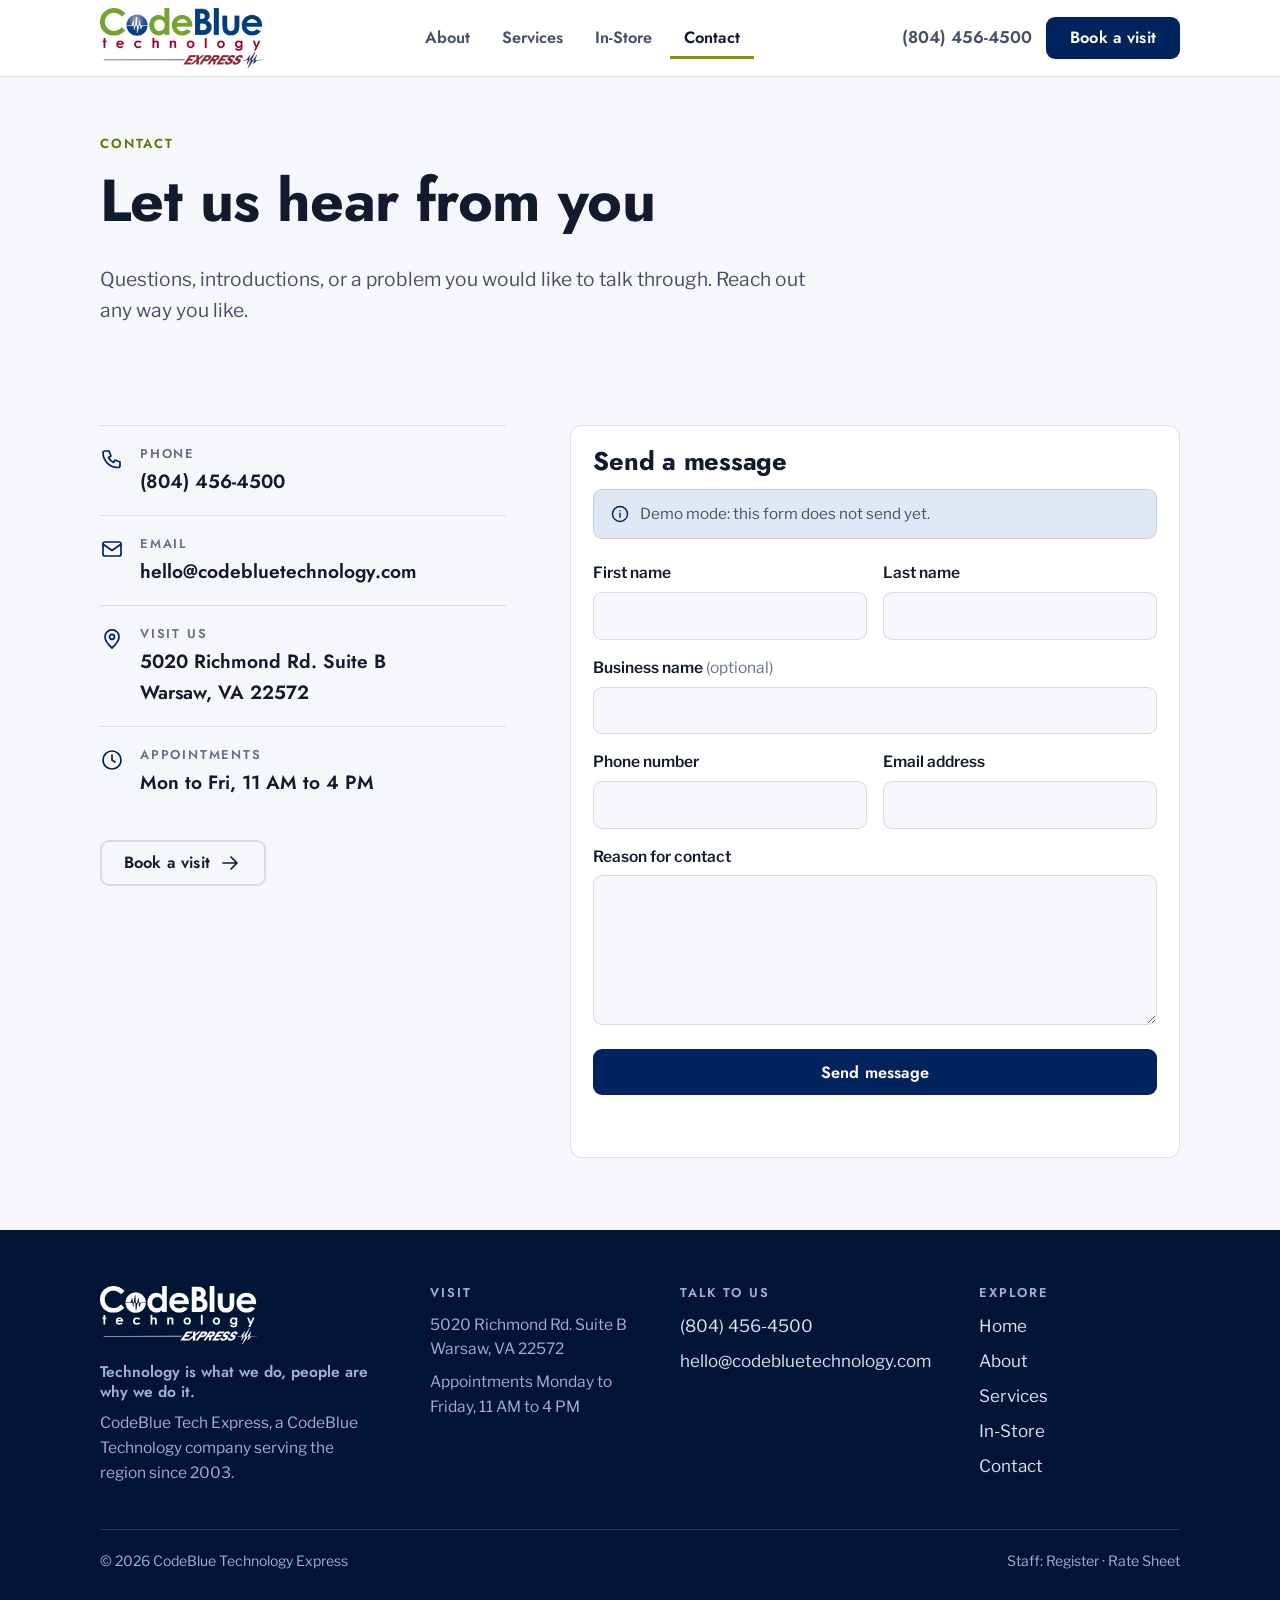
<file: contact.html>
<!doctype html>
<html lang="en">
<head>
<meta charset="utf-8">
<meta name="viewport" content="width=device-width, initial-scale=1">
<title>Contact | CodeBlue Tech Express</title>
<meta name="description" content="Call (804) 456-4500, email hello@codebluetechnology.com or stop by 5020 Richmond Rd. Suite B in Warsaw, VA.">
<meta property="og:title" content="Contact | CodeBlue Tech Express">
<meta property="og:description" content="Call (804) 456-4500, email hello@codebluetechnology.com or stop by 5020 Richmond Rd. Suite B in Warsaw, VA.">
<meta property="og:type" content="website">
<meta property="og:image" content="https://codebluetechexpress.com/assets/img/og-card.png">
<meta name="twitter:card" content="summary_large_image">
<meta name="theme-color" content="#00235d">
<link rel="icon" href="assets/img/favicon.ico" sizes="any">
<link rel="icon" type="image/png" sizes="32x32" href="assets/img/favicon-32.png">
<link rel="icon" type="image/png" sizes="192x192" href="assets/img/favicon-192.png">
<link rel="apple-touch-icon" href="assets/img/apple-touch-icon.png">
<link rel="preconnect" href="https://fonts.googleapis.com"><link rel="preconnect" href="https://fonts.gstatic.com" crossorigin><link href="https://fonts.googleapis.com/css2?family=Jost:wght@500;600;700&amp;family=Libre+Franklin:wght@400;500;600;700&amp;display=swap" rel="stylesheet">
<link rel="stylesheet" href="assets/styles.css?v=f1e3a5b1">
</head>
<body>
<svg xmlns="http://www.w3.org/2000/svg" style="position:absolute;width:0;height:0" aria-hidden="true" focusable="false">
<symbol id="i-laptop" viewBox="0 0 24 24"><rect x="4.5" y="5" width="15" height="10" rx="1.5"/><path d="M2.5 19h19"/></symbol>
<symbol id="i-desktop" viewBox="0 0 24 24"><rect x="3" y="4" width="18" height="12" rx="1.5"/><path d="M9 20h6M12 16v4"/></symbol>
<symbol id="i-monitor" viewBox="0 0 24 24"><rect x="2.5" y="4" width="19" height="13" rx="1.5"/><path d="M8 21h8M12 17v4"/></symbol>
<symbol id="i-phone" viewBox="0 0 24 24"><rect x="7" y="2.5" width="10" height="19" rx="2.2"/><path d="M11 18.5h2"/></symbol>
<symbol id="i-printer" viewBox="0 0 24 24"><path d="M7 9V3.5h10V9"/><rect x="3.5" y="9" width="17" height="8" rx="2"/><path d="M7 14h10v6.5H7z"/></symbol>
<symbol id="i-wifi" viewBox="0 0 24 24"><path d="M2.5 9a14 14 0 0 1 19 0"/><path d="M5.5 12.5a9.5 9.5 0 0 1 13 0"/><path d="M8.7 16a5 5 0 0 1 6.6 0"/><circle cx="12" cy="19.4" r="1" fill="currentColor"/></symbol>
<symbol id="i-camera" viewBox="0 0 24 24"><rect x="2.5" y="7" width="13" height="10" rx="2"/><path d="M15.5 11l6-3.5v9l-6-3.5"/></symbol>
<symbol id="i-cloud" viewBox="0 0 24 24"><path d="M7 18.5a4.2 4.2 0 0 1-.6-8.3A6 6 0 0 1 18 9.8a4.4 4.4 0 0 1-.5 8.7z"/></symbol>
<symbol id="i-store" viewBox="0 0 24 24"><path d="M3.5 9.5 5 4h14l1.5 5.5"/><path d="M3.5 9.5a2.75 2.75 0 0 0 5.5 0 2.75 2.75 0 0 0 6 0 2.75 2.75 0 0 0 5.5 0"/><path d="M5 12.5V20h14v-7.5"/><path d="M10 20v-4.5h4V20"/></symbol>
<symbol id="i-home" viewBox="0 0 24 24"><path d="M3 11.5 12 4l9 7.5"/><path d="M5.5 10v10h13V10"/><path d="M10 20v-6h4v6"/></symbol>
<symbol id="i-box" viewBox="0 0 24 24"><path d="M3 7.5 12 3.5l9 4-9 4z"/><path d="M3 7.5v9l9 4 9-4v-9"/><path d="M12 11.5v9"/></symbol>
<symbol id="i-keyboard" viewBox="0 0 24 24"><rect x="2.5" y="6" width="19" height="12" rx="2"/><path d="M6.5 10h.01M10 10h.01M14 10h.01M17.5 10h.01M7.5 14h9"/></symbol>
<symbol id="i-chat" viewBox="0 0 24 24"><path d="M4 5.5h16v11H9.5L5 20.5v-4H4z"/></symbol>
<symbol id="i-mail" viewBox="0 0 24 24"><rect x="3" y="5" width="18" height="14" rx="2"/><path d="m3.5 7.5 8.5 6 8.5-6"/></symbol>
<symbol id="i-pin" viewBox="0 0 24 24"><path d="M12 21s-7-6.2-7-11.2a7 7 0 0 1 14 0C19 14.8 12 21 12 21z"/><circle cx="12" cy="9.8" r="2.5"/></symbol>
<symbol id="i-call" viewBox="0 0 24 24"><path d="M5 4h4l2 5-2.5 1.5a11 11 0 0 0 5 5L15 13l5 2v3.5a2 2 0 0 1-2 2A15 15 0 0 1 3 6a2 2 0 0 1 2-2z"/></symbol>
<symbol id="i-clock" viewBox="0 0 24 24"><circle cx="12" cy="12" r="9"/><path d="M12 7v5l3 2"/></symbol>
<symbol id="i-arrow" viewBox="0 0 24 24"><path d="M5 12h14M13 6l6 6-6 6"/></symbol>
<symbol id="i-check" viewBox="0 0 24 24"><path d="m5 12.5 4.5 4.5L19 7.5"/></symbol>
<symbol id="i-search" viewBox="0 0 24 24"><circle cx="11" cy="11" r="6.5"/><path d="m16 16 4.5 4.5"/></symbol>
<symbol id="i-left" viewBox="0 0 24 24"><path d="m15 5-7 7 7 7"/></symbol>
<symbol id="i-right" viewBox="0 0 24 24"><path d="m9 5 7 7-7 7"/></symbol>
<symbol id="i-menu" viewBox="0 0 24 24"><path d="M4 7h16M4 12h16M4 17h16"/></symbol>
<symbol id="i-info" viewBox="0 0 24 24"><circle cx="12" cy="12" r="9"/><path d="M12 11v5M12 8h.01"/></symbol>
<symbol id="i-people" viewBox="0 0 24 24"><circle cx="9" cy="8" r="3.2"/><path d="M3 20c0-3.3 2.7-6 6-6s6 2.7 6 6"/><circle cx="17" cy="9" r="2.4"/><path d="M17 14.2c2.4 0 4.2 1.9 4.2 4.3"/></symbol>
<symbol id="i-plus" viewBox="0 0 24 24"><path d="M12 5v14M5 12h14"/></symbol>
<symbol id="i-minus" viewBox="0 0 24 24"><path d="M5 12h14"/></symbol>
<symbol id="i-send" viewBox="0 0 24 24"><path d="M21 3 10 14"/><path d="M21 3l-7 18-4-7-7-4z"/></symbol>
<symbol id="i-calendar" viewBox="0 0 24 24"><rect x="3.5" y="5" width="17" height="15" rx="2"/><path d="M3.5 10h17M8 3v4M16 3v4"/></symbol>
<symbol id="i-flag" viewBox="0 0 24 24"><path d="M6 21V4M6 5h11l-2 4 2 4H6"/></symbol>
</svg>
<header class="site-header">
  <div class="container">
    <a class="brand" href="index.html" data-nav="index" aria-label="CodeBlue Tech Express, home">
      <img class="brand-logo logo-on-light" src="assets/img/logo-full.png" alt="CodeBlue Technology Express" width="137" height="50">
      <img class="brand-logo logo-on-dark" src="assets/img/logo-white.png" alt="" width="137" height="50" aria-hidden="true">
    </a>
    <nav class="nav-desktop" aria-label="Main"><a href="about.html" data-nav="about">About</a><a href="services.html" data-nav="services">Services</a><a href="in-store.html" data-nav="in-store">In-Store</a><a href="contact.html" data-nav="contact" aria-current="page">Contact</a></nav>
    <div class="header-actions">
      <a class="header-phone" href="tel:+18044564500">(804) 456-4500</a>
      <a class="btn btn-primary" href="in-store.html#book">Book a visit</a>
      <button class="nav-toggle" id="nav-toggle" type="button" aria-expanded="false" aria-controls="nav-mobile" aria-label="Menu"><svg class="i " aria-hidden="true"><use href="#i-menu"/></svg></button>
    </div>
  </div>
  <nav class="nav-mobile" id="nav-mobile" aria-label="Mobile">
    <div class="container"><a href="about.html" data-nav="about">About</a><a href="services.html" data-nav="services">Services</a><a href="in-store.html" data-nav="in-store">In-Store</a><a href="contact.html" data-nav="contact" aria-current="page">Contact</a><a href="tel:+18044564500">Call (804) 456-4500</a></div>
  </nav>
</header>
<main id="main">
<section class="page-head">
  <div class="container">
    <p class="eyebrow">Contact</p>
    <h1>Let us hear from you</h1>
    <p class="lead">Questions, introductions, or a problem you would like to talk through. Reach out any way you like.</p>
  </div>
</section>

<section class="section-tight" style="padding-bottom:72px">
  <div class="container contact-grid">
    <div>
      <ul class="contact-list">
        <li><svg class="i " aria-hidden="true"><use href="#i-call"/></svg><div><span class="k">Phone</span><a href="tel:+18044564500">(804) 456-4500</a></div></li>
        <li><svg class="i " aria-hidden="true"><use href="#i-mail"/></svg><div><span class="k">Email</span><a href="mailto:hello@codebluetechnology.com">hello@codebluetechnology.com</a></div></li>
        <li><svg class="i " aria-hidden="true"><use href="#i-pin"/></svg><div><span class="k">Visit us</span><span class="v">5020 Richmond Rd. Suite B<br>Warsaw, VA 22572</span></div></li>
        <li><svg class="i " aria-hidden="true"><use href="#i-clock"/></svg><div><span class="k">Appointments</span><span class="v">Mon to Fri, 11 AM to 4 PM</span></div></li>
      </ul>
      <a class="btn btn-ghost" href="in-store.html#book">Book a visit <svg class="i " aria-hidden="true"><use href="#i-arrow"/></svg></a>
    </div>
    <div class="panel">
      <h2 style="font-size:1.6rem">Send a message</h2>
      <div class="demo-note" data-for="contact"><svg class="i " aria-hidden="true"><use href="#i-info"/></svg><span>Demo mode: this form does not send yet.</span></div>
      <form class="form" id="ct-form" novalidate>
        <div class="form-2">
          <div class="field"><label for="ct-first">First name</label><input type="text" id="ct-first" autocomplete="given-name"><span class="err">Please enter your first name.</span></div>
          <div class="field"><label for="ct-last">Last name</label><input type="text" id="ct-last" autocomplete="family-name"><span class="err">Please enter your last name.</span></div>
        </div>
        <div class="field"><label for="ct-business">Business name <span class="opt">(optional)</span></label><input type="text" id="ct-business" autocomplete="organization"></div>
        <div class="form-2">
          <div class="field"><label for="ct-phone">Phone number</label><input type="tel" id="ct-phone" autocomplete="tel"><span class="err">Please enter a phone number with area code.</span></div>
          <div class="field"><label for="ct-email">Email address</label><input type="email" id="ct-email" autocomplete="email"><span class="err">Please enter a valid email address.</span></div>
        </div>
        <div class="field"><label for="ct-reason">Reason for contact</label><textarea id="ct-reason" rows="5"></textarea><span class="err">Tell us how we can help.</span></div>
        <div class="hp" aria-hidden="true"><label for="ct-company">Company</label><input type="text" id="ct-company" tabindex="-1" autocomplete="off"></div>
        <button class="btn btn-primary btn-block" type="submit" id="ct-submit">Send message</button>
        <p class="form-status" id="ct-status" role="status" aria-live="polite"></p>
      </form>
      <div class="sent" id="ct-sent" hidden tabindex="-1">
        <h3>Thank you</h3>
        <p>We received your message and will get back to you soon.</p>
        <p class="demo" id="ct-sent-demo" hidden>Demo mode: nothing was actually sent.</p>
        <button type="button" class="btn" id="ct-again">Send another message</button>
      </div>
    </div>
  </div>
</section>
</main>
<footer class="site-footer">
  <div class="container">
    <div class="footer-grid">
      <div>
        <img class="footer-logo" src="assets/img/logo-white.png" alt="CodeBlue Technology Express" width="159" height="58">
        <p class="footer-tagline">Technology is what we do, people are why we do it.</p>
        <p>CodeBlue Tech Express, a CodeBlue Technology company serving the region since 2003.</p>
      </div>
      <div>
        <h4>Visit</h4>
        <p>5020 Richmond Rd. Suite B<br>Warsaw, VA 22572</p>
        <p>Appointments Monday to Friday, 11 AM to 4 PM</p>
      </div>
      <div>
        <h4>Talk to us</h4>
        <ul>
          <li><a href="tel:+18044564500">(804) 456-4500</a></li>
          <li><a href="mailto:hello@codebluetechnology.com">hello@codebluetechnology.com</a></li>
        </ul>
      </div>
      <div>
        <h4>Explore</h4>
        <ul>
          <li><a href="index.html">Home</a></li>
          <li><a href="about.html">About</a></li>
          <li><a href="services.html">Services</a></li>
          <li><a href="in-store.html">In-Store</a></li>
          <li><a href="contact.html">Contact</a></li>
        </ul>
      </div>
    </div>
    <div class="footer-base">
      <span>&copy; 2026 CodeBlue Technology Express</span>
      <span class="staff">Staff: <a href="register/index.html">Register</a> &middot; <a href="ratesheet/index.html">Rate Sheet</a></span>
    </div>
  </div>
</footer>
<script src="assets/config.js?v=c18730af"></script>
<script src="assets/inventory-sample.js?v=be16b938"></script>
<script src="assets/app.js?v=4aa32119"></script>
</body>
</html>
</file>
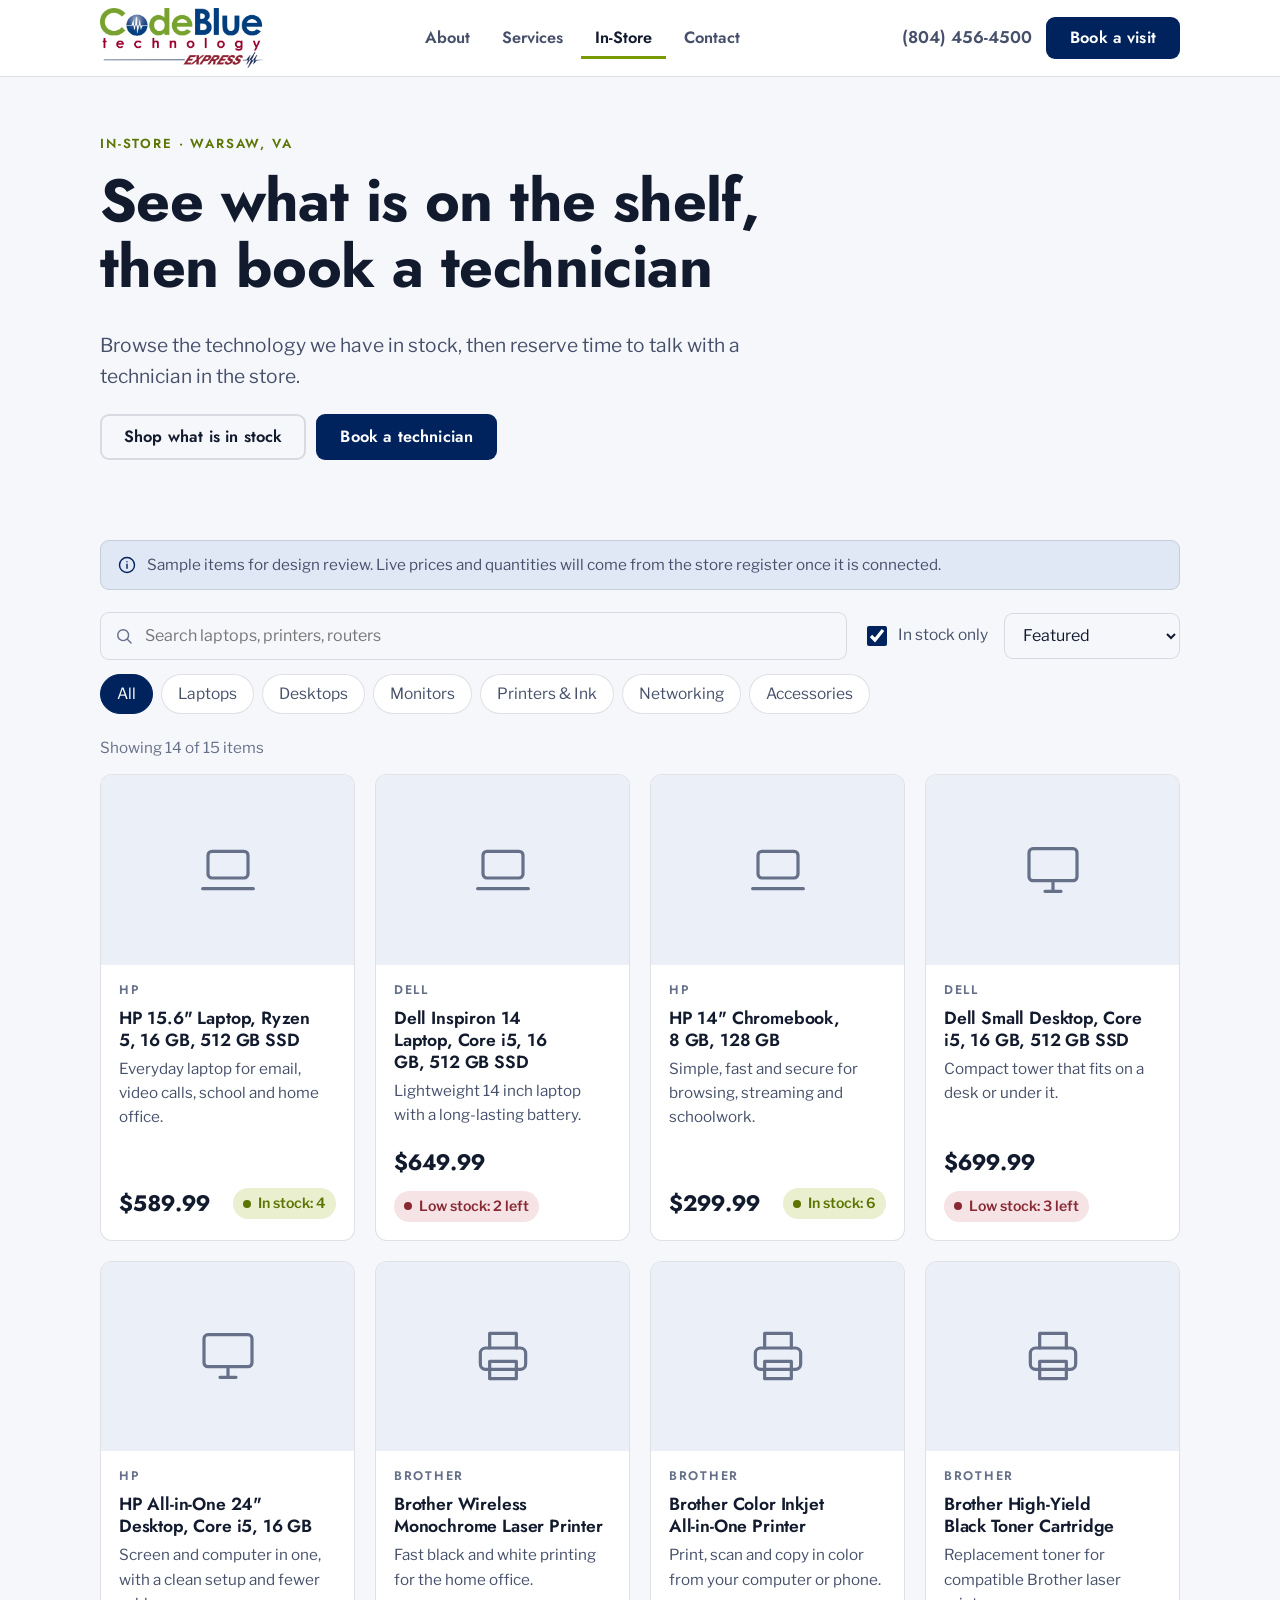
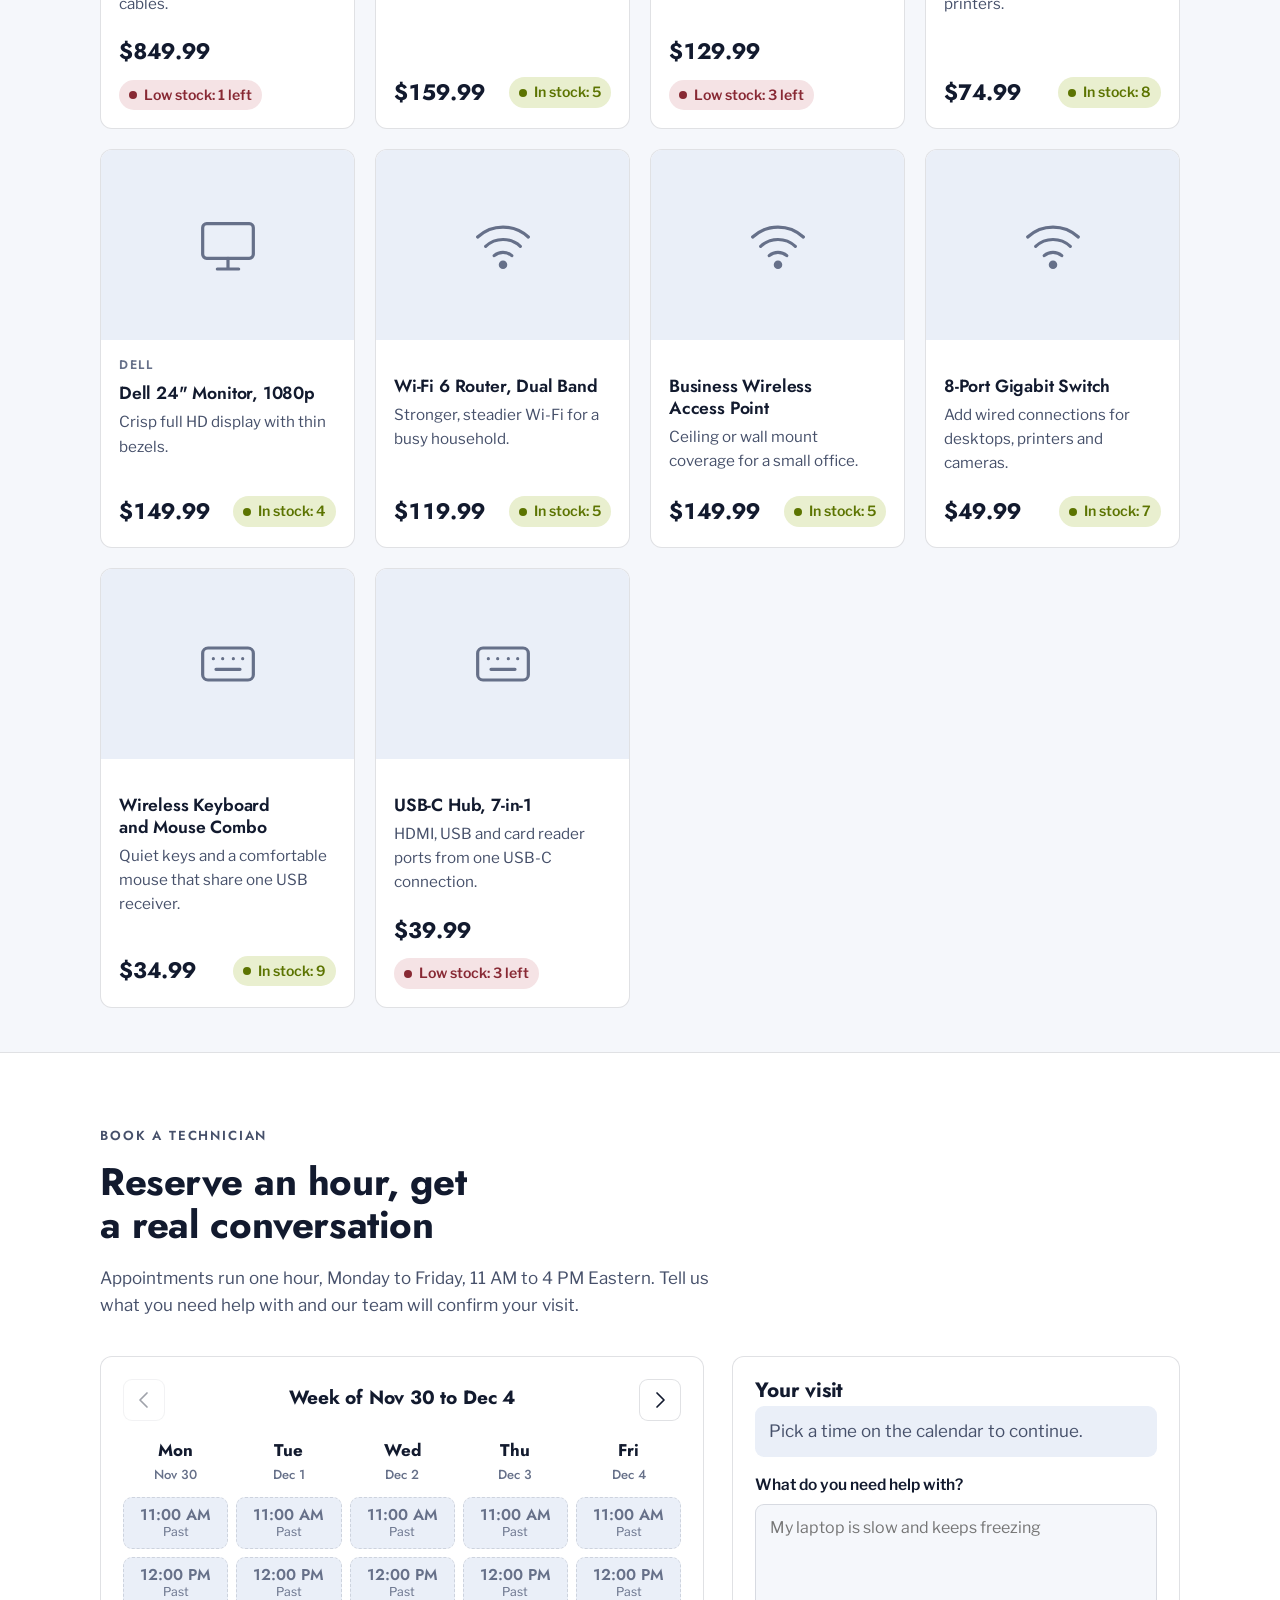
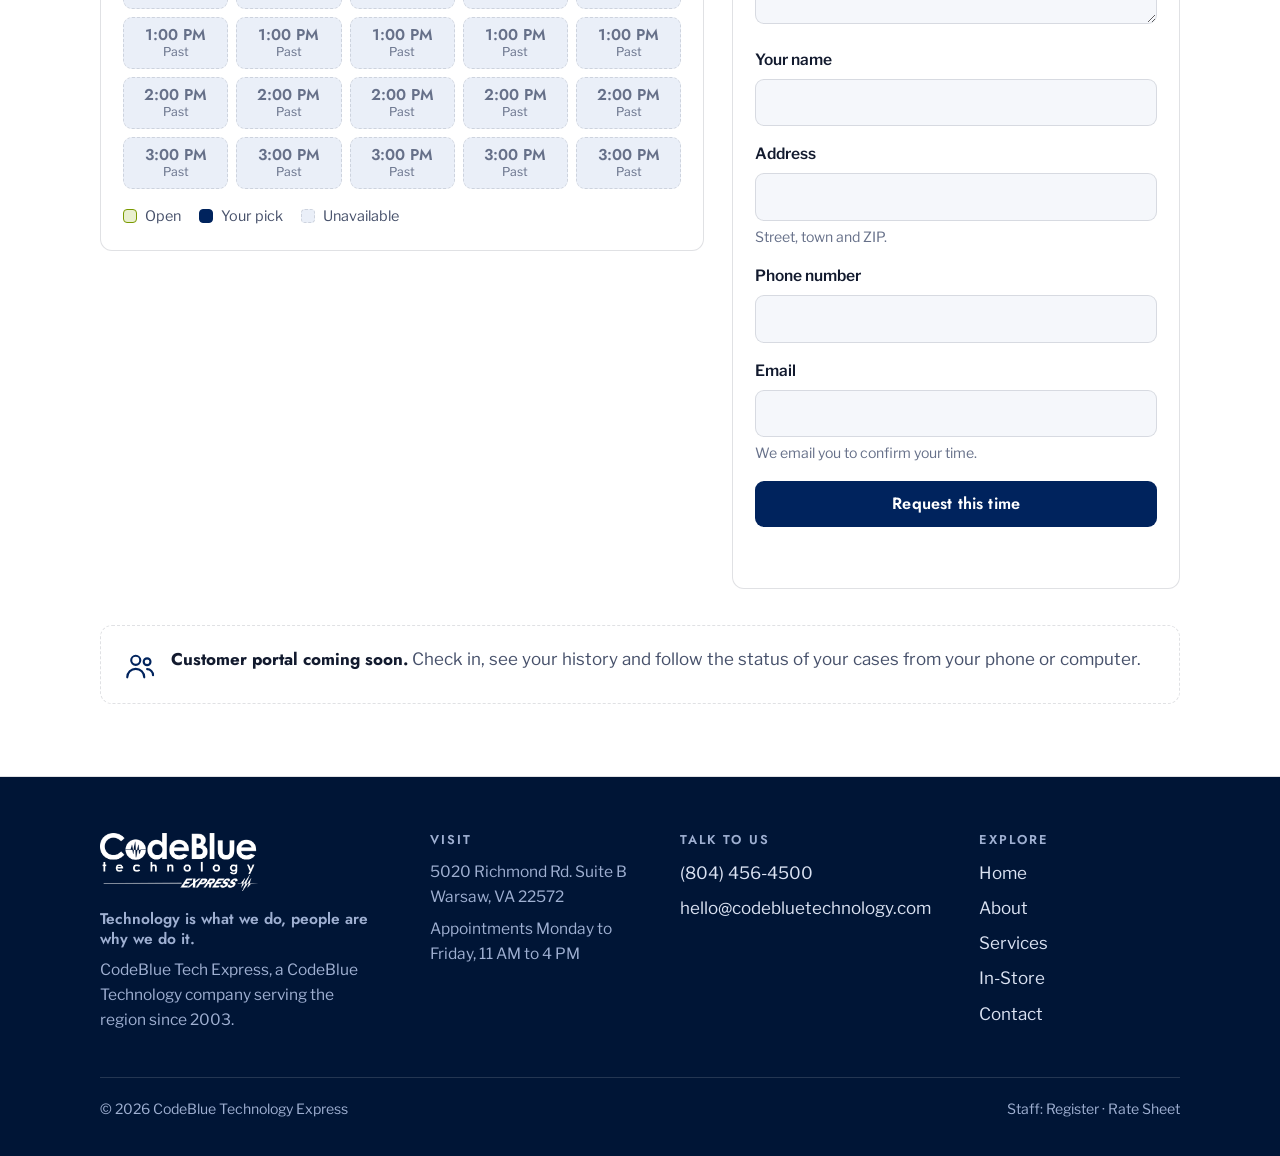
<file: in-store.html>
<!doctype html>
<html lang="en">
<head>
<meta charset="utf-8">
<meta name="viewport" content="width=device-width, initial-scale=1">
<title>In-Store | CodeBlue Tech Express</title>
<meta name="description" content="See what is in stock at CodeBlue Tech Express in Warsaw, VA, and book a one-hour appointment with a technician.">
<meta property="og:title" content="In-Store | CodeBlue Tech Express">
<meta property="og:description" content="See what is in stock at CodeBlue Tech Express in Warsaw, VA, and book a one-hour appointment with a technician.">
<meta property="og:type" content="website">
<meta property="og:image" content="https://codebluetechexpress.com/assets/img/og-card.png">
<meta name="twitter:card" content="summary_large_image">
<meta name="theme-color" content="#00235d">
<link rel="icon" href="assets/img/favicon.ico" sizes="any">
<link rel="icon" type="image/png" sizes="32x32" href="assets/img/favicon-32.png">
<link rel="icon" type="image/png" sizes="192x192" href="assets/img/favicon-192.png">
<link rel="apple-touch-icon" href="assets/img/apple-touch-icon.png">
<link rel="preconnect" href="https://fonts.googleapis.com"><link rel="preconnect" href="https://fonts.gstatic.com" crossorigin><link href="https://fonts.googleapis.com/css2?family=Jost:wght@500;600;700&amp;family=Libre+Franklin:wght@400;500;600;700&amp;display=swap" rel="stylesheet">
<link rel="stylesheet" href="assets/styles.css?v=f1e3a5b1">
</head>
<body>
<svg xmlns="http://www.w3.org/2000/svg" style="position:absolute;width:0;height:0" aria-hidden="true" focusable="false">
<symbol id="i-laptop" viewBox="0 0 24 24"><rect x="4.5" y="5" width="15" height="10" rx="1.5"/><path d="M2.5 19h19"/></symbol>
<symbol id="i-desktop" viewBox="0 0 24 24"><rect x="3" y="4" width="18" height="12" rx="1.5"/><path d="M9 20h6M12 16v4"/></symbol>
<symbol id="i-monitor" viewBox="0 0 24 24"><rect x="2.5" y="4" width="19" height="13" rx="1.5"/><path d="M8 21h8M12 17v4"/></symbol>
<symbol id="i-phone" viewBox="0 0 24 24"><rect x="7" y="2.5" width="10" height="19" rx="2.2"/><path d="M11 18.5h2"/></symbol>
<symbol id="i-printer" viewBox="0 0 24 24"><path d="M7 9V3.5h10V9"/><rect x="3.5" y="9" width="17" height="8" rx="2"/><path d="M7 14h10v6.5H7z"/></symbol>
<symbol id="i-wifi" viewBox="0 0 24 24"><path d="M2.5 9a14 14 0 0 1 19 0"/><path d="M5.5 12.5a9.5 9.5 0 0 1 13 0"/><path d="M8.7 16a5 5 0 0 1 6.6 0"/><circle cx="12" cy="19.4" r="1" fill="currentColor"/></symbol>
<symbol id="i-camera" viewBox="0 0 24 24"><rect x="2.5" y="7" width="13" height="10" rx="2"/><path d="M15.5 11l6-3.5v9l-6-3.5"/></symbol>
<symbol id="i-cloud" viewBox="0 0 24 24"><path d="M7 18.5a4.2 4.2 0 0 1-.6-8.3A6 6 0 0 1 18 9.8a4.4 4.4 0 0 1-.5 8.7z"/></symbol>
<symbol id="i-store" viewBox="0 0 24 24"><path d="M3.5 9.5 5 4h14l1.5 5.5"/><path d="M3.5 9.5a2.75 2.75 0 0 0 5.5 0 2.75 2.75 0 0 0 6 0 2.75 2.75 0 0 0 5.5 0"/><path d="M5 12.5V20h14v-7.5"/><path d="M10 20v-4.5h4V20"/></symbol>
<symbol id="i-home" viewBox="0 0 24 24"><path d="M3 11.5 12 4l9 7.5"/><path d="M5.5 10v10h13V10"/><path d="M10 20v-6h4v6"/></symbol>
<symbol id="i-box" viewBox="0 0 24 24"><path d="M3 7.5 12 3.5l9 4-9 4z"/><path d="M3 7.5v9l9 4 9-4v-9"/><path d="M12 11.5v9"/></symbol>
<symbol id="i-keyboard" viewBox="0 0 24 24"><rect x="2.5" y="6" width="19" height="12" rx="2"/><path d="M6.5 10h.01M10 10h.01M14 10h.01M17.5 10h.01M7.5 14h9"/></symbol>
<symbol id="i-chat" viewBox="0 0 24 24"><path d="M4 5.5h16v11H9.5L5 20.5v-4H4z"/></symbol>
<symbol id="i-mail" viewBox="0 0 24 24"><rect x="3" y="5" width="18" height="14" rx="2"/><path d="m3.5 7.5 8.5 6 8.5-6"/></symbol>
<symbol id="i-pin" viewBox="0 0 24 24"><path d="M12 21s-7-6.2-7-11.2a7 7 0 0 1 14 0C19 14.8 12 21 12 21z"/><circle cx="12" cy="9.8" r="2.5"/></symbol>
<symbol id="i-call" viewBox="0 0 24 24"><path d="M5 4h4l2 5-2.5 1.5a11 11 0 0 0 5 5L15 13l5 2v3.5a2 2 0 0 1-2 2A15 15 0 0 1 3 6a2 2 0 0 1 2-2z"/></symbol>
<symbol id="i-clock" viewBox="0 0 24 24"><circle cx="12" cy="12" r="9"/><path d="M12 7v5l3 2"/></symbol>
<symbol id="i-arrow" viewBox="0 0 24 24"><path d="M5 12h14M13 6l6 6-6 6"/></symbol>
<symbol id="i-check" viewBox="0 0 24 24"><path d="m5 12.5 4.5 4.5L19 7.5"/></symbol>
<symbol id="i-search" viewBox="0 0 24 24"><circle cx="11" cy="11" r="6.5"/><path d="m16 16 4.5 4.5"/></symbol>
<symbol id="i-left" viewBox="0 0 24 24"><path d="m15 5-7 7 7 7"/></symbol>
<symbol id="i-right" viewBox="0 0 24 24"><path d="m9 5 7 7-7 7"/></symbol>
<symbol id="i-menu" viewBox="0 0 24 24"><path d="M4 7h16M4 12h16M4 17h16"/></symbol>
<symbol id="i-info" viewBox="0 0 24 24"><circle cx="12" cy="12" r="9"/><path d="M12 11v5M12 8h.01"/></symbol>
<symbol id="i-people" viewBox="0 0 24 24"><circle cx="9" cy="8" r="3.2"/><path d="M3 20c0-3.3 2.7-6 6-6s6 2.7 6 6"/><circle cx="17" cy="9" r="2.4"/><path d="M17 14.2c2.4 0 4.2 1.9 4.2 4.3"/></symbol>
<symbol id="i-plus" viewBox="0 0 24 24"><path d="M12 5v14M5 12h14"/></symbol>
<symbol id="i-minus" viewBox="0 0 24 24"><path d="M5 12h14"/></symbol>
<symbol id="i-send" viewBox="0 0 24 24"><path d="M21 3 10 14"/><path d="M21 3l-7 18-4-7-7-4z"/></symbol>
<symbol id="i-calendar" viewBox="0 0 24 24"><rect x="3.5" y="5" width="17" height="15" rx="2"/><path d="M3.5 10h17M8 3v4M16 3v4"/></symbol>
<symbol id="i-flag" viewBox="0 0 24 24"><path d="M6 21V4M6 5h11l-2 4 2 4H6"/></symbol>
</svg>
<header class="site-header">
  <div class="container">
    <a class="brand" href="index.html" data-nav="index" aria-label="CodeBlue Tech Express, home">
      <img class="brand-logo logo-on-light" src="assets/img/logo-full.png" alt="CodeBlue Technology Express" width="137" height="50">
      <img class="brand-logo logo-on-dark" src="assets/img/logo-white.png" alt="" width="137" height="50" aria-hidden="true">
    </a>
    <nav class="nav-desktop" aria-label="Main"><a href="about.html" data-nav="about">About</a><a href="services.html" data-nav="services">Services</a><a href="in-store.html" data-nav="in-store" aria-current="page">In-Store</a><a href="contact.html" data-nav="contact">Contact</a></nav>
    <div class="header-actions">
      <a class="header-phone" href="tel:+18044564500">(804) 456-4500</a>
      <a class="btn btn-primary" href="in-store.html#book">Book a visit</a>
      <button class="nav-toggle" id="nav-toggle" type="button" aria-expanded="false" aria-controls="nav-mobile" aria-label="Menu"><svg class="i " aria-hidden="true"><use href="#i-menu"/></svg></button>
    </div>
  </div>
  <nav class="nav-mobile" id="nav-mobile" aria-label="Mobile">
    <div class="container"><a href="about.html" data-nav="about">About</a><a href="services.html" data-nav="services">Services</a><a href="in-store.html" data-nav="in-store" aria-current="page">In-Store</a><a href="contact.html" data-nav="contact">Contact</a><a href="tel:+18044564500">Call (804) 456-4500</a></div>
  </nav>
</header>
<main id="main">
<section class="page-head">
  <div class="container">
    <p class="eyebrow">In-Store &middot; Warsaw, VA</p>
    <h1>See what is on the shelf, then book a technician</h1>
    <p class="lead">Browse the technology we have in stock, then reserve time to talk with a technician in the store.</p>
    <div class="subnav">
      <a class="btn btn-ghost" href="#shop">Shop what is in stock</a>
      <a class="btn btn-primary" href="#book">Book a technician</a>
    </div>
  </div>
</section>

<section class="section-tight" id="shop">
  <div class="container">
    <div class="demo-note" data-for="inventory"><svg class="i " aria-hidden="true"><use href="#i-info"/></svg><span>Sample items for design review. Live prices and quantities will come from the store register once it is connected.</span></div>
    <div class="shop-controls">
      <div class="shop-row">
        <div class="field-search">
          <svg class="i " aria-hidden="true"><use href="#i-search"/></svg>
          <input type="search" id="shop-search" placeholder="Search laptops, printers, routers" aria-label="Search the store">
        </div>
        <label class="check"><input type="checkbox" id="shop-instock" checked> In stock only</label>
        <label class="sr" for="shop-sort" style="position:absolute;left:-9999px">Sort</label>
        <select id="shop-sort" style="width:auto">
          <option value="featured">Featured</option>
          <option value="low">Price: low to high</option>
          <option value="high">Price: high to low</option>
          <option value="name">Name</option>
        </select>
      </div>
      <div class="cat-chips" id="shop-cats" role="group" aria-label="Categories"></div>
    </div>
    <p class="result-count" id="shop-count" aria-live="polite"></p>
    <div class="products" id="shop-grid"></div>
  </div>
</section>

<section class="section section-alt" id="book">
  <div class="container">
    <div class="section-head">
      <p class="eyebrow">Book a technician</p>
      <h2>Reserve an hour, get a real conversation</h2>
      <p>Appointments run one hour, Monday to Friday, 11 AM to 4 PM Eastern. Tell us what you need help with and our team will confirm your visit.</p>
    </div>
    <div class="demo-note" data-for="booking"><svg class="i " aria-hidden="true"><use href="#i-info"/></svg><span>Demo mode: some times are shown as booked for illustration, and requests are not sent to the team yet.</span></div>
    <div class="book-grid">
      <div class="panel">
        <div class="week-nav">
          <button type="button" class="icon-btn" id="bk-prev" aria-label="Previous week"><svg class="i " aria-hidden="true"><use href="#i-left"/></svg></button>
          <h3 class="week-title" id="bk-week-title" aria-live="polite"></h3>
          <button type="button" class="icon-btn" id="bk-next" aria-label="Next week"><svg class="i " aria-hidden="true"><use href="#i-right"/></svg></button>
        </div>
        <div class="day-tabs" id="bk-tabs" role="tablist" aria-label="Day of the week"></div>
        <div class="cal" id="bk-cal"></div>
        <div class="legend">
          <span><i></i> Open</span><span><i class="sel"></i> Your pick</span><span><i class="off"></i> Unavailable</span>
        </div>
      </div>
      <div class="panel">
        <h3>Your visit</h3>
        <p class="picked none" id="bk-picked"></p>
        <form class="form" id="bk-form" novalidate>
          <div class="field">
            <label for="bk-reason">What do you need help with?</label>
            <textarea id="bk-reason" name="reason" rows="3" placeholder="My laptop is slow and keeps freezing"></textarea>
            <span class="err">Tell us a little about the problem.</span>
          </div>
          <div class="field">
            <label for="bk-name">Your name</label>
            <input type="text" id="bk-name" name="name" autocomplete="name">
            <span class="err">Please enter your name.</span>
          </div>
          <div class="field">
            <label for="bk-address">Address</label>
            <input type="text" id="bk-address" name="address" autocomplete="street-address">
            <span class="hint">Street, town and ZIP.</span>
            <span class="err">Please enter your address.</span>
          </div>
          <div class="field">
            <label for="bk-phone">Phone number</label>
            <input type="tel" id="bk-phone" name="phone" autocomplete="tel">
            <span class="err">Please enter a phone number with area code.</span>
          </div>
          <div class="field">
            <label for="bk-email">Email</label>
            <input type="email" id="bk-email" name="email" autocomplete="email">
            <span class="hint">We email you to confirm your time.</span>
            <span class="err">Please enter a valid email address.</span>
          </div>
          <div class="hp" aria-hidden="true"><label for="bk-company">Company</label><input type="text" id="bk-company" tabindex="-1" autocomplete="off"></div>
          <button class="btn btn-primary btn-block" type="submit" id="bk-submit">Request this time</button>
          <p class="form-status" id="bk-status" role="status" aria-live="polite"></p>
        </form>
        <div class="sent" id="bk-sent" hidden tabindex="-1">
          <h3>Request received</h3>
          <p>We asked for:</p>
          <p class="when" id="bk-sent-when"></p>
          <p>Our team will confirm your appointment by email.</p>
          <p class="demo" id="bk-sent-demo" hidden>Demo mode: nothing was actually sent.</p>
          <button type="button" class="btn" id="bk-again">Book another time</button>
        </div>
      </div>
    </div>
    <div class="soon"><svg class="i i-lg" aria-hidden="true"><use href="#i-people"/></svg><p style="margin:0"><strong>Customer portal coming soon.</strong> Check in, see your history and follow the status of your cases from your phone or computer.</p></div>
  </div>
</section>
</main>
<footer class="site-footer">
  <div class="container">
    <div class="footer-grid">
      <div>
        <img class="footer-logo" src="assets/img/logo-white.png" alt="CodeBlue Technology Express" width="159" height="58">
        <p class="footer-tagline">Technology is what we do, people are why we do it.</p>
        <p>CodeBlue Tech Express, a CodeBlue Technology company serving the region since 2003.</p>
      </div>
      <div>
        <h4>Visit</h4>
        <p>5020 Richmond Rd. Suite B<br>Warsaw, VA 22572</p>
        <p>Appointments Monday to Friday, 11 AM to 4 PM</p>
      </div>
      <div>
        <h4>Talk to us</h4>
        <ul>
          <li><a href="tel:+18044564500">(804) 456-4500</a></li>
          <li><a href="mailto:hello@codebluetechnology.com">hello@codebluetechnology.com</a></li>
        </ul>
      </div>
      <div>
        <h4>Explore</h4>
        <ul>
          <li><a href="index.html">Home</a></li>
          <li><a href="about.html">About</a></li>
          <li><a href="services.html">Services</a></li>
          <li><a href="in-store.html">In-Store</a></li>
          <li><a href="contact.html">Contact</a></li>
        </ul>
      </div>
    </div>
    <div class="footer-base">
      <span>&copy; 2026 CodeBlue Technology Express</span>
      <span class="staff">Staff: <a href="register/index.html">Register</a> &middot; <a href="ratesheet/index.html">Rate Sheet</a></span>
    </div>
  </div>
</footer>
<script src="assets/config.js?v=c18730af"></script>
<script src="assets/inventory-sample.js?v=be16b938"></script>
<script src="assets/app.js?v=4aa32119"></script>
</body>
</html>
</file>
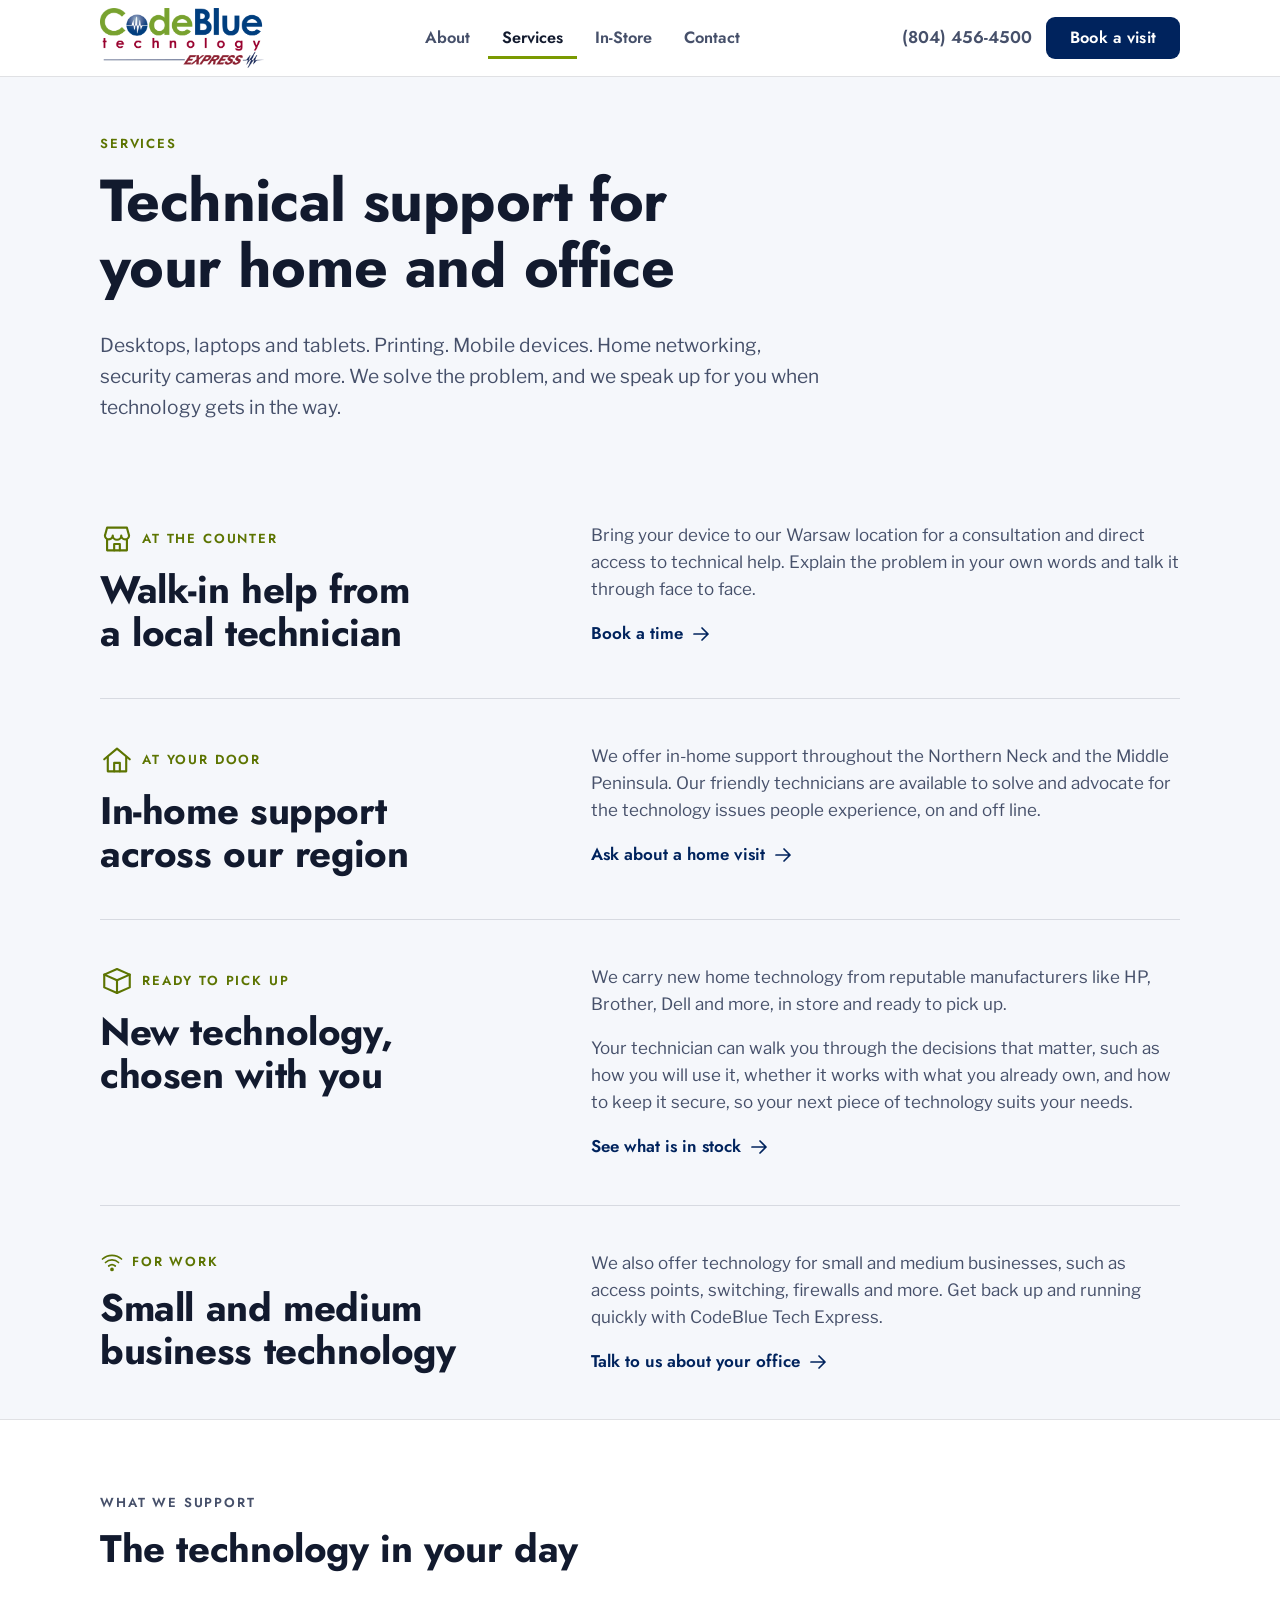
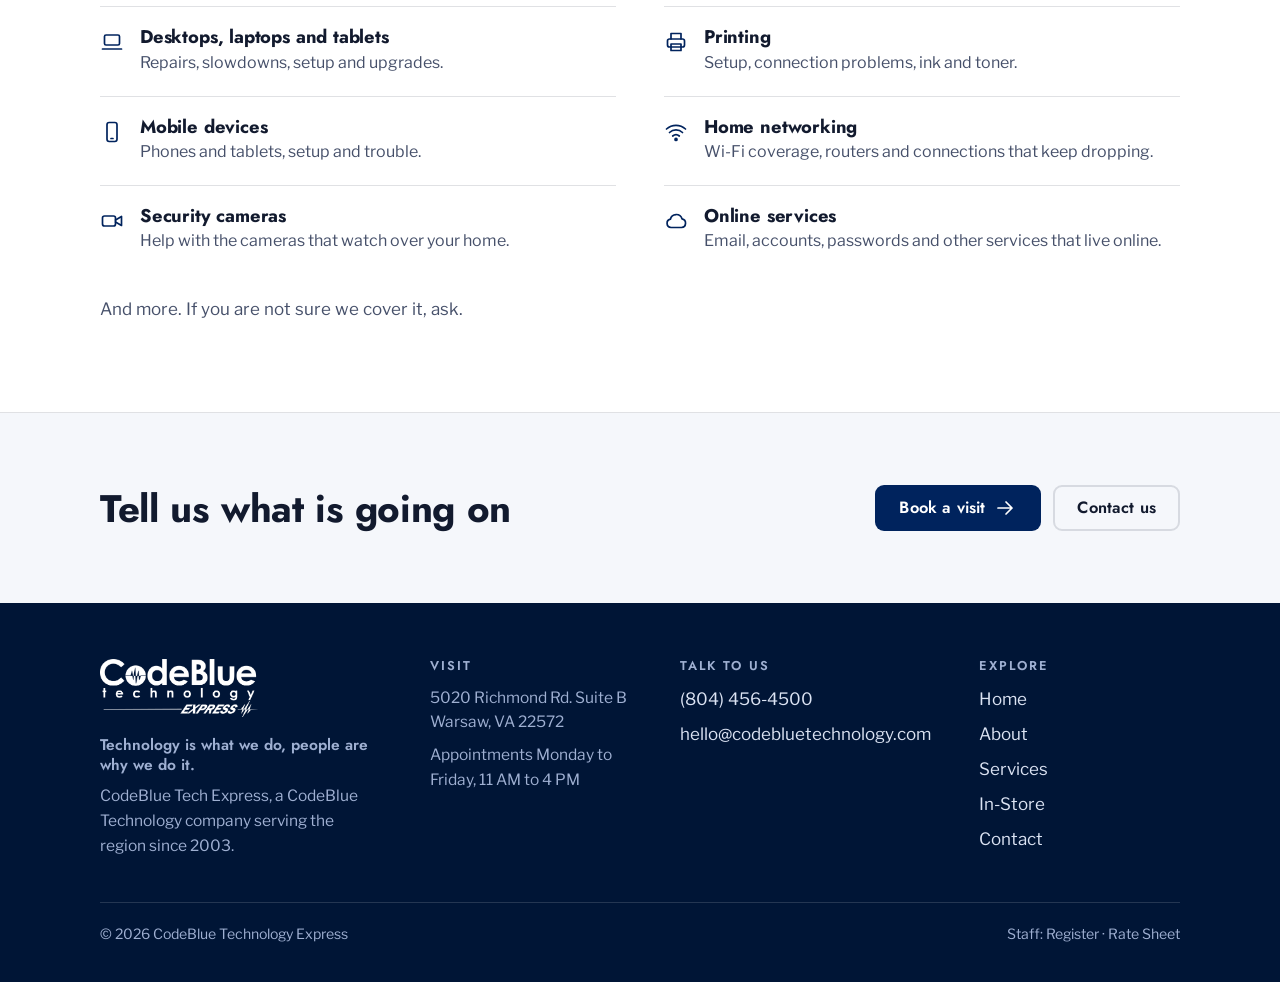
<file: services.html>
<!doctype html>
<html lang="en">
<head>
<meta charset="utf-8">
<meta name="viewport" content="width=device-width, initial-scale=1">
<title>Services | CodeBlue Tech Express</title>
<meta name="description" content="Walk-in consultations, in-home support, new home technology and small business equipment from CodeBlue Tech Express in Warsaw, VA.">
<meta property="og:title" content="Services | CodeBlue Tech Express">
<meta property="og:description" content="Walk-in consultations, in-home support, new home technology and small business equipment from CodeBlue Tech Express in Warsaw, VA.">
<meta property="og:type" content="website">
<meta property="og:image" content="https://codebluetechexpress.com/assets/img/og-card.png">
<meta name="twitter:card" content="summary_large_image">
<meta name="theme-color" content="#00235d">
<link rel="icon" href="assets/img/favicon.ico" sizes="any">
<link rel="icon" type="image/png" sizes="32x32" href="assets/img/favicon-32.png">
<link rel="icon" type="image/png" sizes="192x192" href="assets/img/favicon-192.png">
<link rel="apple-touch-icon" href="assets/img/apple-touch-icon.png">
<link rel="preconnect" href="https://fonts.googleapis.com"><link rel="preconnect" href="https://fonts.gstatic.com" crossorigin><link href="https://fonts.googleapis.com/css2?family=Jost:wght@500;600;700&amp;family=Libre+Franklin:wght@400;500;600;700&amp;display=swap" rel="stylesheet">
<link rel="stylesheet" href="assets/styles.css?v=f1e3a5b1">
</head>
<body>
<svg xmlns="http://www.w3.org/2000/svg" style="position:absolute;width:0;height:0" aria-hidden="true" focusable="false">
<symbol id="i-laptop" viewBox="0 0 24 24"><rect x="4.5" y="5" width="15" height="10" rx="1.5"/><path d="M2.5 19h19"/></symbol>
<symbol id="i-desktop" viewBox="0 0 24 24"><rect x="3" y="4" width="18" height="12" rx="1.5"/><path d="M9 20h6M12 16v4"/></symbol>
<symbol id="i-monitor" viewBox="0 0 24 24"><rect x="2.5" y="4" width="19" height="13" rx="1.5"/><path d="M8 21h8M12 17v4"/></symbol>
<symbol id="i-phone" viewBox="0 0 24 24"><rect x="7" y="2.5" width="10" height="19" rx="2.2"/><path d="M11 18.5h2"/></symbol>
<symbol id="i-printer" viewBox="0 0 24 24"><path d="M7 9V3.5h10V9"/><rect x="3.5" y="9" width="17" height="8" rx="2"/><path d="M7 14h10v6.5H7z"/></symbol>
<symbol id="i-wifi" viewBox="0 0 24 24"><path d="M2.5 9a14 14 0 0 1 19 0"/><path d="M5.5 12.5a9.5 9.5 0 0 1 13 0"/><path d="M8.7 16a5 5 0 0 1 6.6 0"/><circle cx="12" cy="19.4" r="1" fill="currentColor"/></symbol>
<symbol id="i-camera" viewBox="0 0 24 24"><rect x="2.5" y="7" width="13" height="10" rx="2"/><path d="M15.5 11l6-3.5v9l-6-3.5"/></symbol>
<symbol id="i-cloud" viewBox="0 0 24 24"><path d="M7 18.5a4.2 4.2 0 0 1-.6-8.3A6 6 0 0 1 18 9.8a4.4 4.4 0 0 1-.5 8.7z"/></symbol>
<symbol id="i-store" viewBox="0 0 24 24"><path d="M3.5 9.5 5 4h14l1.5 5.5"/><path d="M3.5 9.5a2.75 2.75 0 0 0 5.5 0 2.75 2.75 0 0 0 6 0 2.75 2.75 0 0 0 5.5 0"/><path d="M5 12.5V20h14v-7.5"/><path d="M10 20v-4.5h4V20"/></symbol>
<symbol id="i-home" viewBox="0 0 24 24"><path d="M3 11.5 12 4l9 7.5"/><path d="M5.5 10v10h13V10"/><path d="M10 20v-6h4v6"/></symbol>
<symbol id="i-box" viewBox="0 0 24 24"><path d="M3 7.5 12 3.5l9 4-9 4z"/><path d="M3 7.5v9l9 4 9-4v-9"/><path d="M12 11.5v9"/></symbol>
<symbol id="i-keyboard" viewBox="0 0 24 24"><rect x="2.5" y="6" width="19" height="12" rx="2"/><path d="M6.5 10h.01M10 10h.01M14 10h.01M17.5 10h.01M7.5 14h9"/></symbol>
<symbol id="i-chat" viewBox="0 0 24 24"><path d="M4 5.5h16v11H9.5L5 20.5v-4H4z"/></symbol>
<symbol id="i-mail" viewBox="0 0 24 24"><rect x="3" y="5" width="18" height="14" rx="2"/><path d="m3.5 7.5 8.5 6 8.5-6"/></symbol>
<symbol id="i-pin" viewBox="0 0 24 24"><path d="M12 21s-7-6.2-7-11.2a7 7 0 0 1 14 0C19 14.8 12 21 12 21z"/><circle cx="12" cy="9.8" r="2.5"/></symbol>
<symbol id="i-call" viewBox="0 0 24 24"><path d="M5 4h4l2 5-2.5 1.5a11 11 0 0 0 5 5L15 13l5 2v3.5a2 2 0 0 1-2 2A15 15 0 0 1 3 6a2 2 0 0 1 2-2z"/></symbol>
<symbol id="i-clock" viewBox="0 0 24 24"><circle cx="12" cy="12" r="9"/><path d="M12 7v5l3 2"/></symbol>
<symbol id="i-arrow" viewBox="0 0 24 24"><path d="M5 12h14M13 6l6 6-6 6"/></symbol>
<symbol id="i-check" viewBox="0 0 24 24"><path d="m5 12.5 4.5 4.5L19 7.5"/></symbol>
<symbol id="i-search" viewBox="0 0 24 24"><circle cx="11" cy="11" r="6.5"/><path d="m16 16 4.5 4.5"/></symbol>
<symbol id="i-left" viewBox="0 0 24 24"><path d="m15 5-7 7 7 7"/></symbol>
<symbol id="i-right" viewBox="0 0 24 24"><path d="m9 5 7 7-7 7"/></symbol>
<symbol id="i-menu" viewBox="0 0 24 24"><path d="M4 7h16M4 12h16M4 17h16"/></symbol>
<symbol id="i-info" viewBox="0 0 24 24"><circle cx="12" cy="12" r="9"/><path d="M12 11v5M12 8h.01"/></symbol>
<symbol id="i-people" viewBox="0 0 24 24"><circle cx="9" cy="8" r="3.2"/><path d="M3 20c0-3.3 2.7-6 6-6s6 2.7 6 6"/><circle cx="17" cy="9" r="2.4"/><path d="M17 14.2c2.4 0 4.2 1.9 4.2 4.3"/></symbol>
<symbol id="i-plus" viewBox="0 0 24 24"><path d="M12 5v14M5 12h14"/></symbol>
<symbol id="i-minus" viewBox="0 0 24 24"><path d="M5 12h14"/></symbol>
<symbol id="i-send" viewBox="0 0 24 24"><path d="M21 3 10 14"/><path d="M21 3l-7 18-4-7-7-4z"/></symbol>
<symbol id="i-calendar" viewBox="0 0 24 24"><rect x="3.5" y="5" width="17" height="15" rx="2"/><path d="M3.5 10h17M8 3v4M16 3v4"/></symbol>
<symbol id="i-flag" viewBox="0 0 24 24"><path d="M6 21V4M6 5h11l-2 4 2 4H6"/></symbol>
</svg>
<header class="site-header">
  <div class="container">
    <a class="brand" href="index.html" data-nav="index" aria-label="CodeBlue Tech Express, home">
      <img class="brand-logo logo-on-light" src="assets/img/logo-full.png" alt="CodeBlue Technology Express" width="137" height="50">
      <img class="brand-logo logo-on-dark" src="assets/img/logo-white.png" alt="" width="137" height="50" aria-hidden="true">
    </a>
    <nav class="nav-desktop" aria-label="Main"><a href="about.html" data-nav="about">About</a><a href="services.html" data-nav="services" aria-current="page">Services</a><a href="in-store.html" data-nav="in-store">In-Store</a><a href="contact.html" data-nav="contact">Contact</a></nav>
    <div class="header-actions">
      <a class="header-phone" href="tel:+18044564500">(804) 456-4500</a>
      <a class="btn btn-primary" href="in-store.html#book">Book a visit</a>
      <button class="nav-toggle" id="nav-toggle" type="button" aria-expanded="false" aria-controls="nav-mobile" aria-label="Menu"><svg class="i " aria-hidden="true"><use href="#i-menu"/></svg></button>
    </div>
  </div>
  <nav class="nav-mobile" id="nav-mobile" aria-label="Mobile">
    <div class="container"><a href="about.html" data-nav="about">About</a><a href="services.html" data-nav="services" aria-current="page">Services</a><a href="in-store.html" data-nav="in-store">In-Store</a><a href="contact.html" data-nav="contact">Contact</a><a href="tel:+18044564500">Call (804) 456-4500</a></div>
  </nav>
</header>
<main id="main">
<section class="page-head">
  <div class="container">
    <p class="eyebrow">Services</p>
    <h1>Technical support for your home and office</h1>
    <p class="lead">Desktops, laptops and tablets. Printing. Mobile devices. Home networking, security cameras and more. We solve the problem, and we speak up for you when technology gets in the way.</p>
  </div>
</section>

<section class="container">
  <div class="service-row">
    <div><span class="tag"><svg class="i i-lg" aria-hidden="true"><use href="#i-store"/></svg> At the counter</span><h2>Walk-in help from a local technician</h2></div>
    <div>
      <p>Bring your device to our Warsaw location for a consultation and direct access to technical help. Explain the problem in your own words and talk it through face to face.</p>
      <a class="text-link" href="in-store.html#book">Book a time <svg class="i " aria-hidden="true"><use href="#i-arrow"/></svg></a>
    </div>
  </div>
  <div class="service-row">
    <div><span class="tag"><svg class="i i-lg" aria-hidden="true"><use href="#i-home"/></svg> At your door</span><h2>In-home support across our region</h2></div>
    <div>
      <p>We offer in-home support throughout the Northern Neck and the Middle Peninsula. Our friendly technicians are available to solve and advocate for the technology issues people experience, on and off line.</p>
      <a class="text-link" href="contact.html">Ask about a home visit <svg class="i " aria-hidden="true"><use href="#i-arrow"/></svg></a>
    </div>
  </div>
  <div class="service-row">
    <div><span class="tag"><svg class="i i-lg" aria-hidden="true"><use href="#i-box"/></svg> Ready to pick up</span><h2>New technology, chosen with you</h2></div>
    <div>
      <p>We carry new home technology from reputable manufacturers like HP, Brother, Dell and more, in store and ready to pick up.</p>
      <p>Your technician can walk you through the decisions that matter, such as how you will use it, whether it works with what you already own, and how to keep it secure, so your next piece of technology suits your needs.</p>
      <a class="text-link" href="in-store.html#shop">See what is in stock <svg class="i " aria-hidden="true"><use href="#i-arrow"/></svg></a>
    </div>
  </div>
  <div class="service-row">
    <div><span class="tag"><svg class="i " aria-hidden="true"><use href="#i-wifi"/></svg> For work</span><h2>Small and medium business technology</h2></div>
    <div>
      <p>We also offer technology for small and medium businesses, such as access points, switching, firewalls and more. Get back up and running quickly with CodeBlue Tech Express.</p>
      <a class="text-link" href="contact.html">Talk to us about your office <svg class="i " aria-hidden="true"><use href="#i-arrow"/></svg></a>
    </div>
  </div>
</section>

<section class="section section-alt">
  <div class="container">
    <div class="section-head">
      <p class="eyebrow">What we support</p>
      <h2>The technology in your day</h2>
    </div>
    <ul class="support-list">
      <li><svg class="i " aria-hidden="true"><use href="#i-laptop"/></svg><div><h3>Desktops, laptops and tablets</h3><p>Repairs, slowdowns, setup and upgrades.</p></div></li>
      <li><svg class="i " aria-hidden="true"><use href="#i-printer"/></svg><div><h3>Printing</h3><p>Setup, connection problems, ink and toner.</p></div></li>
      <li><svg class="i " aria-hidden="true"><use href="#i-phone"/></svg><div><h3>Mobile devices</h3><p>Phones and tablets, setup and trouble.</p></div></li>
      <li><svg class="i " aria-hidden="true"><use href="#i-wifi"/></svg><div><h3>Home networking</h3><p>Wi-Fi coverage, routers and connections that keep dropping.</p></div></li>
      <li><svg class="i " aria-hidden="true"><use href="#i-camera"/></svg><div><h3>Security cameras</h3><p>Help with the cameras that watch over your home.</p></div></li>
      <li><svg class="i " aria-hidden="true"><use href="#i-cloud"/></svg><div><h3>Online services</h3><p>Email, accounts, passwords and other services that live online.</p></div></li>
    </ul>
    <p style="margin-top:22px;color:var(--ink-soft)">And more. If you are not sure we cover it, ask.</p>
  </div>
</section>

<section class="section">
  <div class="container cta-band">
    <h2>Tell us what is going on</h2>
    <div class="hero-ctas">
      <a class="btn btn-primary" href="in-store.html#book">Book a visit <svg class="i " aria-hidden="true"><use href="#i-arrow"/></svg></a>
      <a class="btn btn-ghost" href="contact.html">Contact us</a>
    </div>
  </div>
</section>
</main>
<footer class="site-footer">
  <div class="container">
    <div class="footer-grid">
      <div>
        <img class="footer-logo" src="assets/img/logo-white.png" alt="CodeBlue Technology Express" width="159" height="58">
        <p class="footer-tagline">Technology is what we do, people are why we do it.</p>
        <p>CodeBlue Tech Express, a CodeBlue Technology company serving the region since 2003.</p>
      </div>
      <div>
        <h4>Visit</h4>
        <p>5020 Richmond Rd. Suite B<br>Warsaw, VA 22572</p>
        <p>Appointments Monday to Friday, 11 AM to 4 PM</p>
      </div>
      <div>
        <h4>Talk to us</h4>
        <ul>
          <li><a href="tel:+18044564500">(804) 456-4500</a></li>
          <li><a href="mailto:hello@codebluetechnology.com">hello@codebluetechnology.com</a></li>
        </ul>
      </div>
      <div>
        <h4>Explore</h4>
        <ul>
          <li><a href="index.html">Home</a></li>
          <li><a href="about.html">About</a></li>
          <li><a href="services.html">Services</a></li>
          <li><a href="in-store.html">In-Store</a></li>
          <li><a href="contact.html">Contact</a></li>
        </ul>
      </div>
    </div>
    <div class="footer-base">
      <span>&copy; 2026 CodeBlue Technology Express</span>
      <span class="staff">Staff: <a href="register/index.html">Register</a> &middot; <a href="ratesheet/index.html">Rate Sheet</a></span>
    </div>
  </div>
</footer>
<script src="assets/config.js?v=c18730af"></script>
<script src="assets/inventory-sample.js?v=be16b938"></script>
<script src="assets/app.js?v=4aa32119"></script>
</body>
</html>
</file>
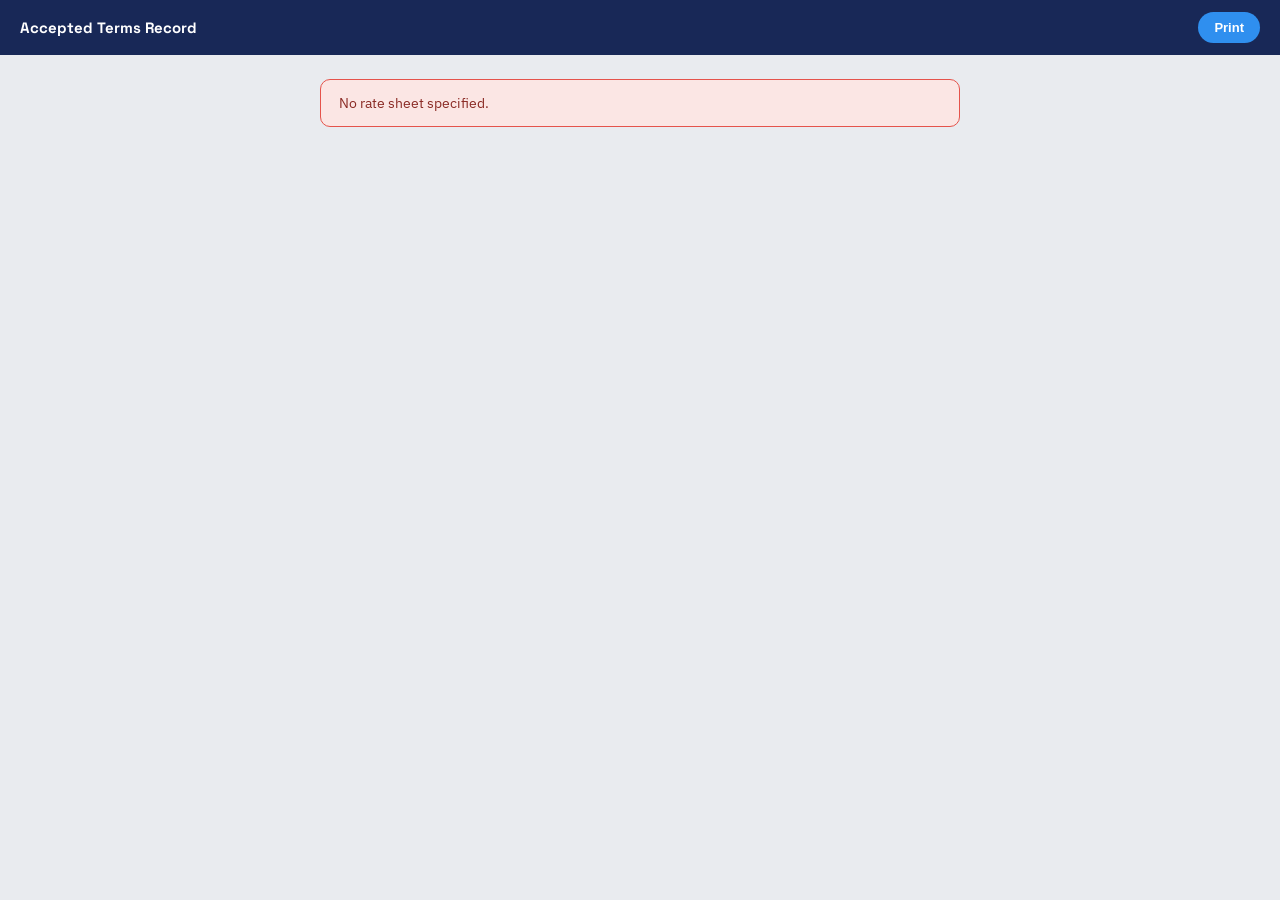
<file: ratesheet/receipt.html>
<!doctype html>
<html lang="en">
<head>
<meta charset="utf-8">
<meta name="viewport" content="width=device-width, initial-scale=1">
<title>Accepted Terms Record — CodeBlue Technology</title>
<link href="https://fonts.googleapis.com/css2?family=Space+Grotesk:wght@600;700&family=IBM+Plex+Sans:wght@400;500;600;700&display=swap" rel="stylesheet">
<style>
  * { box-sizing: border-box; }
  html, body { margin: 0; background: #E9EBEF; font-family: 'IBM Plex Sans', sans-serif; color: #1B2030; }
  .toolbar { position: sticky; top: 0; background: #182857; padding: 12px 20px; display: flex; justify-content: space-between; align-items: center; z-index: 10; }
  .toolbar .title { color: white; font-family: 'Space Grotesk', sans-serif; font-weight: 700; font-size: 15px; }
  .print-btn { background: #2f8fef; border: none; color: white; font-size: 13px; font-weight: 700; padding: 8px 16px; border-radius: 999px; cursor: pointer; }
  .print-btn:hover { background: #1f7fe0; }

  /* One 8.5x11" printable sheet. */
  .sheet {
    width: 8.5in; min-height: 11in; margin: 24px auto; background: white;
    padding: 0.6in 0.65in; box-shadow: 0 2px 12px rgba(0,0,0,.15);
  }
  .letterhead { display: flex; justify-content: space-between; align-items: flex-end; border-bottom: 3px solid #182857; padding-bottom: 10px; margin-bottom: 16px; }
  .letterhead .name { font-family: 'Space Grotesk', sans-serif; font-size: 19px; font-weight: 700; color: #182857; }
  .letterhead .doc-title { font-size: 12px; color: #5A6472; text-align: right; }
  .status-badge { display: inline-block; font-size: 10.5px; font-weight: 700; text-transform: uppercase; letter-spacing: .03em; padding: 3px 9px; border-radius: 999px; }
  .status-payment-added { background: #E4F7EC; color: #1E8A4C; }
  .status-failed { background: #FBE6E4; color: #A6362B; }
  .status-signed { background: #FCF3D9; color: #8A6D1D; }
  .status-hold-not-set { background: #FDECD8; color: #A6540A; }

  .section-title { font-size: 11px; font-weight: 700; text-transform: uppercase; letter-spacing: .04em; color: #5A6472; margin: 18px 0 6px; }
  .info-grid { display: grid; grid-template-columns: 1fr 1fr; gap: 4px 24px; font-size: 12.5px; }
  .info-grid div span.k { color: #5A6472; }
  .info-grid div span.v { color: #1B2030; font-weight: 600; }

  .legal-block { font-size: 10.5px; color: #33394A; line-height: 1.5; white-space: pre-wrap; border: 1px solid #E2E5EA; border-radius: 6px; padding: 12px; background: #FAFBFC; }
  .checkbox-block { display: flex; align-items: flex-start; gap: 8px; margin-top: 10px; font-size: 11px; color: #33394A; line-height: 1.5; }
  .checkbox-block .box { flex: 0 0 auto; width: 14px; height: 14px; border: 1.5px solid #182857; border-radius: 3px; display: flex; align-items: center; justify-content: center; font-size: 11px; font-weight: 700; color: #182857; margin-top: 1px; }

  .sig-block { margin-top: 18px; border-top: 1px solid #E2E5EA; padding-top: 12px; display: flex; justify-content: space-between; align-items: flex-end; gap: 24px; }
  .sig-image { border-bottom: 1px solid #1B2030; padding-bottom: 4px; }
  .sig-image img { display: block; max-width: 320px; max-height: 90px; }
  .sig-meta { font-size: 10.5px; color: #5A6472; text-align: right; line-height: 1.6; }

  .error-banner { margin: 24px auto; max-width: 640px; padding: 14px 18px; background: #FBE6E4; border: 1px solid #E5534B; color: #8a2a24; border-radius: 10px; font-size: 13.5px; }

  @media print {
    html, body { background: white; }
    .toolbar { display: none; }
    .sheet { box-shadow: none; margin: 0; width: auto; min-height: auto; padding: 0.4in 0.5in; }
    @page { size: letter; margin: 0.4in; }
  }
</style>
</head>
<body>
<div class="toolbar">
  <div class="title">Accepted Terms Record</div>
  <button class="print-btn" onclick="window.print()">Print</button>
</div>
<div id="app-root">
  <div class="error-banner">Loading…</div>
</div>
<script src="receipt.js?v=8"></script>
</body>
</html>
</file>
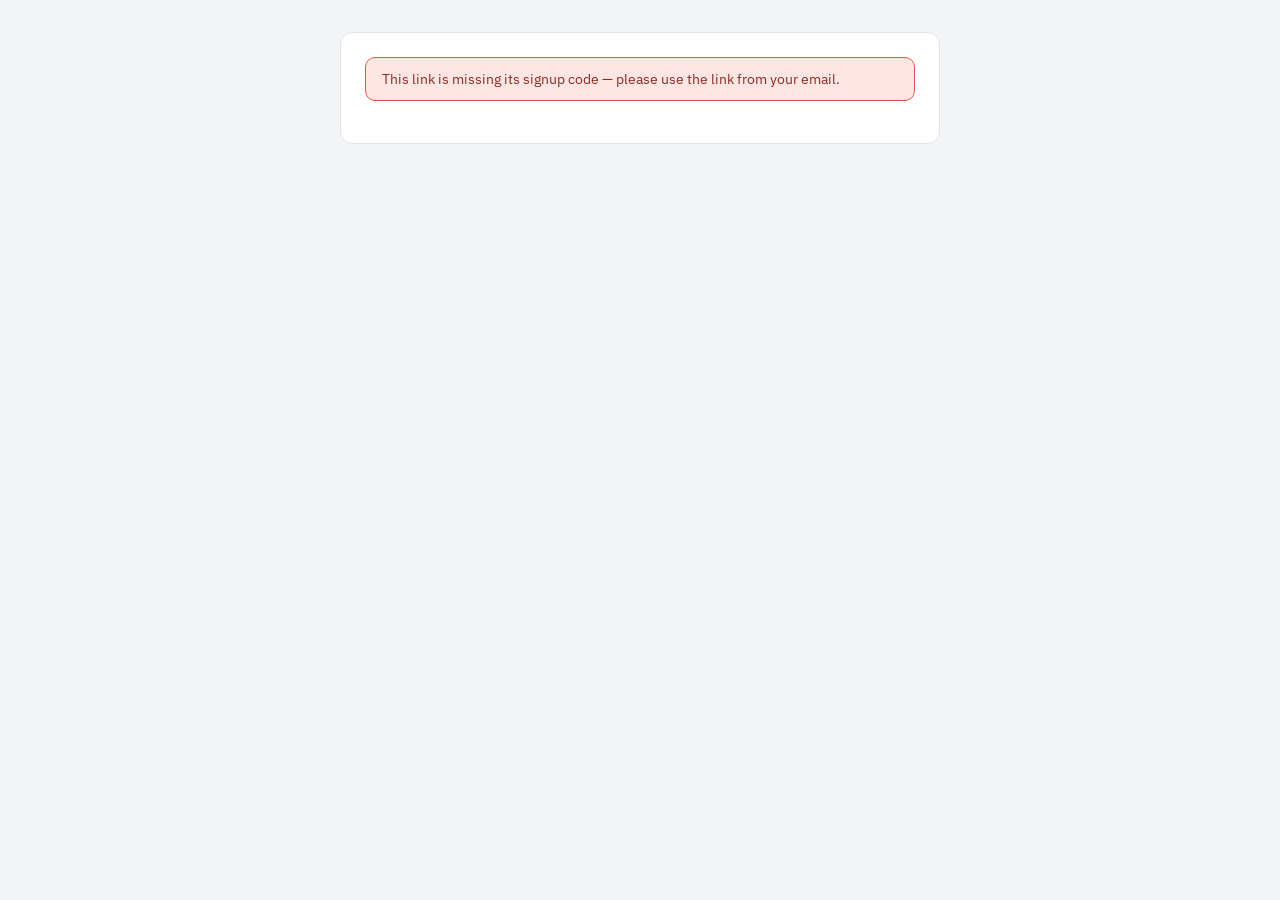
<file: ratesheet/signup.html>
<!doctype html>
<html lang="en">
<head>
<meta charset="utf-8">
<meta name="viewport" content="width=device-width, initial-scale=1">
<title>Rate Sheet Sign Up — CodeBlue Technology</title>
<meta name="description" content="CodeBlue Technology rate sheet sign up.">
<link href="https://fonts.googleapis.com/css2?family=Space+Grotesk:wght@600;700&family=IBM+Plex+Sans:wght@400;500;600;700&display=swap" rel="stylesheet">
<style>
  * { box-sizing: border-box; }
  html, body { margin: 0; min-height: 100%; background: #F4F5F7; font-family: 'IBM Plex Sans', sans-serif; color: #1B2030; }
  .wrap { max-width: 640px; margin: 0 auto; padding: 32px 20px 80px; }
  .letterhead { border-bottom: 3px solid #182857; padding-bottom: 16px; margin-bottom: 24px; }
  .letterhead .name { font-family: 'Space Grotesk', sans-serif; font-size: 22px; font-weight: 700; color: #182857; }
  .letterhead .sub { font-size: 13px; color: #5A6472; margin-top: 4px; }
  .card { background: white; border-radius: 12px; border: 1px solid #E2E5EA; padding: 24px; margin-bottom: 20px; }
  .rate-highlight { font-size: 26px; font-weight: 800; color: #182857; }
  .rate-highlight span { font-size: 13px; font-weight: 400; color: #5A6472; }
  .field-label { display: block; font-size: 12.5px; font-weight: 700; color: #33394A; margin: 16px 0 6px; text-transform: uppercase; letter-spacing: .02em; }
  .field-label:first-of-type { margin-top: 0; }
  .hint { font-size: 12px; color: #8A93A3; margin-top: 4px; }
  input[type=text], input[type=email], select {
    width: 100%; padding: 10px 12px; border-radius: 8px; border: 1px solid #D3D8E0;
    background: white; font-size: 14px; font-family: inherit; color: #1B2030;
  }
  .row2 { display: flex; gap: 12px; }
  .row2 > div { flex: 1; }
  .radio-row, .method-row { display: flex; gap: 16px; margin-top: 4px; flex-wrap: wrap; }
  .radio-option, .method-option { display: flex; align-items: flex-start; gap: 8px; font-size: 14px; cursor: pointer; border: 1px solid #D3D8E0; border-radius: 8px; padding: 10px 14px; flex: 1; min-width: 180px; }
  .method-option .method-note { display: block; font-size: 11.5px; color: #5A6472; margin-top: 2px; }
  .checkbox-row { display: flex; align-items: flex-start; gap: 10px; margin-top: 16px; }
  .checkbox-row input { margin-top: 3px; }
  .checkbox-row label { font-size: 12.5px; color: #33394A; line-height: 1.5; }
  .legal-block { font-size: 11.5px; color: #5A6472; line-height: 1.6; white-space: pre-wrap; background: #F8F9FB; border: 1px dashed #D3D8E0; border-radius: 8px; padding: 14px; }
  .sig-wrap { border: 1px solid #D3D8E0; border-radius: 8px; background: #fff; touch-action: none; }
  canvas#sig-pad { width: 100%; height: 180px; display: block; cursor: crosshair; }
  .sig-actions { display: flex; justify-content: space-between; align-items: center; margin-top: 8px; }
  .clear-sig-btn { background: transparent; border: none; color: #2f6fe0; font-size: 12.5px; font-weight: 700; cursor: pointer; padding: 4px; }
  .submit-btn { margin-top: 24px; width: 100%; background: #182857; border: none; color: white; font-size: 15px; font-weight: 700; padding: 14px 18px; border-radius: 999px; cursor: pointer; }
  .submit-btn:disabled { opacity: .6; cursor: default; }
  .error-banner { margin: 0 0 18px; padding: 12px 16px; background: #FBE6E4; border: 1px solid #E5534B; color: #8a2a24; border-radius: 10px; font-size: 13.5px; }
  .success-card { text-align: center; padding: 40px 24px; }
  .success-card .big { font-size: 40px; }
  .footer-contact { text-align: center; font-size: 12px; color: #8A93A3; margin-top: 24px; }
</style>
</head>
<body>
<div id="app-root">
  <div class="wrap"><div class="card" style="text-align:center;color:#5A6472;">Loading…</div></div>
</div>
<script src="signup.js?v=9"></script>
</body>
</html>
</file>
<file: assets/styles.css>
/* ==========================================================================
   CodeBlue Technology Express - site stylesheet
   Family resemblance to codebluetechnology.com: same brand blue / green /
   maroon (PMS 281 C / 377 C / 202 C), same type (Jost headings, Libre
   Franklin body). The Express look is warmer and lighter: a storefront, not
   a data center. One signature element, the appointment "ticket".
   Every color is a token. Light and dark are both designed.
   ========================================================================== */

:root {
  color-scheme: light;

  --bg: #f5f7fb;
  --surface: #ffffff;
  --surface-2: #eaeff8;
  --ink: #121a2e;
  --ink-soft: #46506a;
  --ink-faint: #667089;
  --line: rgba(18, 26, 46, 0.13);

  --primary: #00235d;
  --primary-hover: #0b3a86;
  --on-primary: #ffffff;
  --blue-tint: #e1e8f5;

  --green: #5c7401;
  --green-fill: #7a9a01;
  --green-tint: #e9efcf;
  --red: #882934;
  --red-tint: #f5e3e5;

  --ticket-bg: #00235d;
  --ticket-ink: #ffffff;
  --ticket-soft: rgba(255, 255, 255, 0.72);
  --ticket-line: rgba(255, 255, 255, 0.35);
  --ticket-slot: rgba(255, 255, 255, 0.12);
  --ticket-slot-hover: rgba(255, 255, 255, 0.22);

  --footer-bg: #001536;
  --footer-ink: #dbe3f3;
  --footer-soft: #9fb0d2;

  --shadow: 0 18px 40px rgba(0, 35, 93, 0.14);

  --font-display: "Jost", "Futura", "Trebuchet MS", system-ui, sans-serif;
  --font-body: "Libre Franklin", "Franklin Gothic Medium", "Segoe UI", system-ui, sans-serif;

  --radius: 12px;
  --radius-sm: 9px;
  --container: 1120px;
  --header-h: 76px;
}

@media (prefers-color-scheme: dark) {
  :root:not([data-theme="light"]) {
    color-scheme: dark;
    --bg: #0b1120;
    --surface: #131b2e;
    --surface-2: #1a243b;
    --ink: #e8ecf5;
    --ink-soft: #b0b9cd;
    --ink-faint: #8f99b0;
    --line: rgba(232, 236, 245, 0.15);
    --primary: #3f70cf;
    --primary-hover: #5784e0;
    --on-primary: #ffffff;
    --blue-tint: #1a2744;
    --green: #aac92b;
    --green-fill: #8cac12;
    --green-tint: #222d0f;
    --red: #e69aa2;
    --red-tint: #3a1a20;
    --ticket-bg: #17295c;
    --footer-bg: #070b16;
    --shadow: 0 18px 40px rgba(0, 0, 0, 0.45);
  }
}
:root[data-theme="dark"] {
  color-scheme: dark;
  --bg: #0b1120;
  --surface: #131b2e;
  --surface-2: #1a243b;
  --ink: #e8ecf5;
  --ink-soft: #b0b9cd;
  --ink-faint: #8f99b0;
  --line: rgba(232, 236, 245, 0.15);
  --primary: #3f70cf;
  --primary-hover: #5784e0;
  --on-primary: #ffffff;
  --blue-tint: #1a2744;
  --green: #aac92b;
  --green-fill: #8cac12;
  --green-tint: #222d0f;
  --red: #e69aa2;
  --red-tint: #3a1a20;
  --ticket-bg: #17295c;
  --footer-bg: #070b16;
  --shadow: 0 18px 40px rgba(0, 0, 0, 0.45);
}

*, *::before, *::after { box-sizing: border-box; }
html { scroll-behavior: smooth; }
body {
  margin: 0;
  background: var(--bg);
  color: var(--ink);
  font-family: var(--font-body);
  font-size: 1.0625rem;
  line-height: 1.6;
  -webkit-font-smoothing: antialiased;
}
img { max-width: 100%; display: block; }
a { color: var(--primary); text-underline-offset: 3px; }
a:hover { color: var(--primary-hover); }
:focus-visible { outline: 3px solid var(--primary); outline-offset: 2px; border-radius: 4px; }
@media (prefers-reduced-motion: reduce) {
  html { scroll-behavior: auto; }
  *, *::before, *::after { animation: none !important; transition: none !important; }
}

h1, h2, h3, h4 {
  font-family: var(--font-display);
  font-weight: 700;
  line-height: 1.12;
  letter-spacing: -0.01em;
  margin: 0 0 0.5em;
  text-wrap: balance;
  color: var(--ink);
}
h1 { font-size: clamp(2.3rem, 5.4vw, 3.7rem); }
h2 { font-size: clamp(1.7rem, 3.4vw, 2.4rem); }
h3 { font-size: 1.3rem; }
p { margin: 0 0 1em; }
.lead { font-size: 1.2rem; color: var(--ink-soft); max-width: 38em; }
.eyebrow {
  font-family: var(--font-display);
  font-weight: 600;
  font-size: 0.82rem;
  letter-spacing: 0.14em;
  text-transform: uppercase;
  color: var(--green);
  margin: 0 0 14px;
}

.container {
  width: 100%;
  max-width: var(--container);
  margin: 0 auto;
  padding-left: max(20px, env(safe-area-inset-left, 0px));
  padding-right: max(20px, env(safe-area-inset-right, 0px));
}
.section { padding-block: 72px; }
.section-tight { padding-block: 44px; }
.section-alt { background: var(--surface); border-block: 1px solid var(--line); }
.section-head { max-width: 40rem; margin-bottom: 36px; }
.section-head p { color: var(--ink-soft); }

/* ---- buttons -------------------------------------------------------- */
.btn {
  display: inline-flex; align-items: center; justify-content: center; gap: 8px;
  min-height: 46px; padding: 0 22px;
  border: 2px solid transparent; border-radius: var(--radius-sm);
  font-family: var(--font-display); font-weight: 600; font-size: 1.02rem; letter-spacing: 0.01em;
  text-decoration: none; cursor: pointer;
  transition: background-color 160ms ease, transform 160ms ease, border-color 160ms ease;
}
.btn:active { transform: scale(0.98); }
.btn-primary { background: var(--primary); color: var(--on-primary); }
.btn-primary:hover { background: var(--primary-hover); color: var(--on-primary); }
.btn-ghost { background: transparent; color: var(--ink); border-color: var(--line); }
.btn-ghost:hover { border-color: var(--ink-soft); color: var(--ink); }
.btn-block { width: 100%; }
.btn[disabled] { opacity: 0.55; cursor: not-allowed; }
.text-link {
  display: inline-flex; align-items: center; gap: 6px;
  font-family: var(--font-display); font-weight: 600; text-decoration: none;
}
.text-link:hover { text-decoration: underline; }

/* ---- icons ---------------------------------------------------------- */
.i { width: 24px; height: 24px; fill: none; stroke: currentColor; stroke-width: 1.7; stroke-linecap: round; stroke-linejoin: round; flex: none; }
.i-lg { width: 34px; height: 34px; stroke-width: 1.5; }

/* ---- header --------------------------------------------------------- */
body::before {
  content: ""; position: fixed; inset: 0 0 auto; height: env(safe-area-inset-top, 0px);
  background: var(--surface); z-index: 100;
}
.site-header {
  position: sticky; top: env(safe-area-inset-top, 0px); z-index: 90;
  background: var(--surface); border-bottom: 1px solid var(--line);
}
.site-header .container { display: flex; align-items: center; justify-content: space-between; gap: 16px; min-height: var(--header-h); }
.brand { display: flex; align-items: center; gap: 12px; text-decoration: none; color: var(--ink); min-width: 0; }
.brand-logo { height: 50px; width: auto; display: block; }
.logo-on-dark { display: none; }
@media (prefers-color-scheme: dark) {
  :root:not([data-theme="light"]) .logo-on-light { display: none; }
  :root:not([data-theme="light"]) .logo-on-dark { display: block; }
}
:root[data-theme="dark"] .logo-on-light { display: none; }
:root[data-theme="dark"] .logo-on-dark { display: block; }
.nav-desktop { display: none; }
.nav-desktop a {
  font-family: var(--font-display); font-weight: 600; font-size: 1.02rem; color: var(--ink-soft);
  text-decoration: none; padding: 8px 14px; border-radius: var(--radius-sm);
}
.nav-desktop a:hover { background: var(--surface-2); color: var(--ink); }
.nav-desktop a[aria-current="page"] { color: var(--ink); box-shadow: inset 0 -3px 0 var(--green-fill); border-radius: 0; }
.header-actions { display: flex; align-items: center; gap: 14px; }
.header-phone { display: none; font-family: var(--font-display); font-weight: 600; text-decoration: none; color: var(--ink-soft); white-space: nowrap; }
.header-actions .btn { display: none; min-height: 42px; }
.nav-toggle {
  display: inline-flex; align-items: center; justify-content: center; width: 44px; height: 44px;
  border: 1px solid var(--line); border-radius: var(--radius-sm); background: var(--surface); color: var(--ink); cursor: pointer;
}
.nav-mobile { display: none; background: var(--surface); border-bottom: 1px solid var(--line); }
.nav-mobile.open { display: block; }
.nav-mobile a {
  display: block; padding: 14px 0; border-top: 1px solid var(--line);
  font-family: var(--font-display); font-weight: 600; font-size: 1.15rem; color: var(--ink); text-decoration: none;
}
.nav-mobile a:first-child { border-top: 0; }
.nav-mobile a[aria-current="page"] { color: var(--green); }
@media (min-width: 900px) {
  .brand-logo { height: 60px; }
  .nav-desktop { display: flex; gap: 4px; }
  .header-phone { display: inline; }
  .header-actions .btn { display: inline-flex; }
  .nav-toggle, .nav-mobile.open { display: none; }
}

/* ---- hero ----------------------------------------------------------- */
.hero { padding-block: 56px 72px; }
.hero-grid { display: grid; gap: 44px; align-items: center; }
.hero h1 em { font-style: normal; background: linear-gradient(transparent 62%, var(--green-tint) 62%); padding-inline: 2px; }
.hero-ctas { display: flex; flex-wrap: wrap; gap: 12px; margin-top: 28px; }
.hero-facts { margin: 30px 0 0; padding: 0; list-style: none; display: flex; flex-wrap: wrap; gap: 8px 22px; color: var(--ink-soft); font-size: 0.97rem; }
.hero-facts li { display: inline-flex; align-items: center; gap: 8px; }
.hero-facts .i { width: 18px; height: 18px; color: var(--green); }
@media (min-width: 900px) { .hero-grid { grid-template-columns: 1.2fr 0.8fr; gap: 64px; } }
.hero-photo { margin: 0 0 32px; border-radius: var(--radius); overflow: hidden; box-shadow: var(--shadow); }
.hero-photo img { width: 100%; height: auto; }

/* ---- the appointment ticket (signature element) ---------------------- */
.ticket { position: relative; background: var(--ticket-bg); color: var(--ticket-ink); border-radius: 18px; box-shadow: var(--shadow); width: 100%; max-width: 440px; justify-self: center; }
.ticket-top { padding: 26px 26px 22px; }
.ticket-label { font-family: var(--font-display); font-weight: 600; font-size: 0.78rem; letter-spacing: 0.16em; text-transform: uppercase; color: var(--ticket-soft); margin: 0 0 6px; }
.ticket-title { font-family: var(--font-display); font-weight: 700; font-size: 1.7rem; line-height: 1.1; margin: 0 0 6px; color: var(--ticket-ink); }
.ticket-sub { margin: 0; color: var(--ticket-soft); font-size: 0.95rem; }
.ticket-stub { position: relative; padding: 22px 26px 26px; border-top: 2px dashed var(--ticket-line); }
.ticket-stub::before, .ticket-stub::after {
  content: ""; position: absolute; top: -14px; width: 26px; height: 26px; border-radius: 50%; background: var(--bg);
}
.ticket-stub::before { left: -13px; }
.ticket-stub::after { right: -13px; }
.ticket-slots { list-style: none; margin: 0 0 18px; padding: 0; display: grid; gap: 8px; }
.ticket-slots a {
  display: flex; align-items: center; justify-content: space-between; gap: 12px; padding: 12px 14px;
  background: var(--ticket-slot); color: var(--ticket-ink); border-radius: var(--radius-sm); text-decoration: none;
  font-family: var(--font-display); font-weight: 600;
}
.ticket-slots a:hover { background: var(--ticket-slot-hover); color: var(--ticket-ink); }
.ticket-slots .day { color: var(--ticket-soft); font-weight: 500; }
.ticket .text-link { color: var(--ticket-ink); }
.ticket :focus-visible { outline-color: var(--ticket-ink); }

/* ---- ways to get help / columns ------------------------------------- */
.three { display: grid; gap: 0; }
.three > div { padding: 28px 0; border-top: 1px solid var(--line); }
.three h3 { display: flex; align-items: center; gap: 12px; }
.three .i-lg { color: var(--primary); }
.three p { color: var(--ink-soft); }
@media (min-width: 860px) {
  .three { grid-template-columns: repeat(3, 1fr); column-gap: 40px; }
  .three > div { padding: 30px 0 0; }
}

.support-list { display: grid; gap: 0 48px; list-style: none; margin: 0; padding: 0; }
.support-list li { display: flex; gap: 16px; padding: 20px 0; border-top: 1px solid var(--line); }
.support-list .i { color: var(--primary); margin-top: 3px; }
.support-list h3 { font-size: 1.15rem; margin: 0 0 2px; }
.support-list p { margin: 0; color: var(--ink-soft); font-size: 1rem; }
@media (min-width: 760px) { .support-list { grid-template-columns: 1fr 1fr; } }

.chips { display: flex; flex-wrap: wrap; gap: 8px; list-style: none; margin: 0; padding: 0; }
.chips li { padding: 7px 14px; border-radius: 999px; background: var(--surface-2); color: var(--ink-soft); font-size: 0.97rem; border: 1px solid var(--line); }

.split { display: grid; gap: 28px 64px; }
@media (min-width: 860px) { .split { grid-template-columns: 0.9fr 1.1fr; align-items: start; } }

.tagline-band { background: var(--ticket-bg); color: var(--ticket-ink); padding-block: 64px; text-align: left; }
.tagline-band p.big { font-family: var(--font-display); font-weight: 700; font-size: clamp(1.8rem, 4.4vw, 3rem); line-height: 1.12; max-width: 20em; margin: 0 0 18px; text-wrap: balance; }
.tagline-band p.small { color: var(--ticket-soft); max-width: 40em; margin: 0; }
.cta-band { display: flex; flex-wrap: wrap; gap: 20px 32px; align-items: center; justify-content: space-between; }
.cta-band h2 { margin: 0; }
.cta-band .hero-ctas { margin: 0; }

/* ---- page heads ----------------------------------------------------- */
.page-head { padding-block: 56px 36px; }
.page-head h1 { max-width: 16em; }

/* ---- about timeline ------------------------------------------------- */
.timeline { list-style: none; margin: 0; padding: 0; display: grid; gap: 0; }
.timeline li { display: grid; gap: 4px 28px; padding: 22px 0; border-top: 1px solid var(--line); }
.timeline .year { font-family: var(--font-display); font-weight: 700; font-size: 2rem; color: var(--green); line-height: 1; }
.timeline h3 { margin: 0 0 4px; font-size: 1.2rem; }
.timeline p { margin: 0; color: var(--ink-soft); }
@media (min-width: 700px) { .timeline li { grid-template-columns: 120px 1fr; } }
.prose { max-width: 40rem; }
.prose p { color: var(--ink-soft); }
.pullquote { font-family: var(--font-display); font-weight: 600; font-size: clamp(1.4rem, 3vw, 1.9rem); line-height: 1.25; color: var(--ink); max-width: 24em; margin: 0; text-wrap: balance; }

/* ---- services ------------------------------------------------------- */
.service-row { display: grid; gap: 18px 56px; padding-block: 44px; border-top: 1px solid var(--line); }
.service-row:first-of-type { border-top: 0; }
.service-row h2 { margin: 0; }
.service-row .tag { display: inline-flex; align-items: center; gap: 8px; font-family: var(--font-display); font-weight: 600; font-size: 0.82rem; letter-spacing: 0.14em; text-transform: uppercase; color: var(--green); margin-bottom: 12px; }
.service-row p { color: var(--ink-soft); max-width: 40rem; }
.service-row ul.plain { margin: 0; padding-left: 1.1em; color: var(--ink-soft); }
.service-row ul.plain li { margin-bottom: 6px; }
@media (min-width: 860px) { .service-row { grid-template-columns: 0.85fr 1.15fr; } }

/* ---- shop ----------------------------------------------------------- */
.subnav { display: flex; flex-wrap: wrap; gap: 10px; margin-top: 22px; }
.demo-note {
  display: none; align-items: flex-start; gap: 10px; margin-bottom: 22px; padding: 12px 16px;
  background: var(--blue-tint); border: 1px solid var(--line); border-radius: var(--radius-sm);
  color: var(--ink-soft); font-size: 0.95rem;
}
.demo-note.show { display: flex; }
.demo-note .i { color: var(--primary); margin-top: 2px; width: 20px; height: 20px; }
.shop-controls { display: grid; gap: 14px; margin-bottom: 22px; }
.shop-row { display: flex; flex-wrap: wrap; gap: 12px 16px; align-items: center; }
.field-search { position: relative; flex: 1 1 260px; min-width: 0; }
.field-search .i { position: absolute; left: 14px; top: 50%; transform: translateY(-50%); color: var(--ink-faint); width: 20px; height: 20px; pointer-events: none; }
.field-search input[type="search"] { padding-left: 44px; }
.cat-chips { display: flex; flex-wrap: wrap; gap: 8px; }
.chip-btn {
  min-height: 40px; padding: 0 16px; border-radius: 999px; border: 1px solid var(--line); background: var(--surface);
  color: var(--ink-soft); font-family: var(--font-body); font-size: 0.97rem; cursor: pointer;
}
.chip-btn:hover { border-color: var(--ink-soft); }
.chip-btn[aria-pressed="true"] { background: var(--primary); border-color: var(--primary); color: var(--on-primary); }
.check { display: inline-flex; align-items: center; gap: 8px; color: var(--ink-soft); font-size: 0.97rem; cursor: pointer; }
.check input { width: 20px; height: 20px; accent-color: var(--primary); }
.result-count { color: var(--ink-faint); font-size: 0.95rem; margin: 0 0 14px; }

.products { display: grid; gap: 20px; grid-template-columns: repeat(auto-fill, minmax(240px, 1fr)); }
.product { background: var(--surface); border: 1px solid var(--line); border-radius: var(--radius); overflow: hidden; display: flex; flex-direction: column; min-width: 0; }
.product-media { aspect-ratio: 4 / 3; max-width: 100%; background: var(--surface-2); display: flex; align-items: center; justify-content: center; color: var(--ink-faint); }
.product-media img { width: 100%; height: 100%; object-fit: contain; }
.product-media .i { width: 64px; height: 64px; stroke-width: 1.2; }
.product-body { padding: 16px 18px 18px; display: flex; flex-direction: column; gap: 6px; flex: 1; }
.product-brand { font-family: var(--font-display); font-weight: 600; font-size: 0.78rem; letter-spacing: 0.14em; text-transform: uppercase; color: var(--ink-faint); min-height: 1em; }
.product-name { font-family: var(--font-display); font-weight: 600; font-size: 1.1rem; line-height: 1.25; margin: 0; color: var(--ink); }
.product-desc { font-size: 0.95rem; color: var(--ink-soft); margin: 0; }
.product-foot { margin-top: auto; padding-top: 12px; display: flex; align-items: center; justify-content: space-between; gap: 10px; flex-wrap: wrap; }
.price { font-family: var(--font-display); font-weight: 700; font-size: 1.4rem; font-variant-numeric: tabular-nums; color: var(--ink); }
.stock { display: inline-flex; align-items: center; gap: 7px; font-size: 0.88rem; font-weight: 600; padding: 4px 10px; border-radius: 999px; }
.stock::before { content: ""; width: 8px; height: 8px; border-radius: 50%; background: currentColor; }
.stock-in { background: var(--green-tint); color: var(--green); }
.stock-low { background: var(--red-tint); color: var(--red); }
.stock-out { background: var(--surface-2); color: var(--ink-faint); }
.product.is-out { opacity: 0.7; }
.empty { padding: 40px 20px; text-align: center; border: 1px dashed var(--line); border-radius: var(--radius); color: var(--ink-soft); }

/* ---- booking -------------------------------------------------------- */
.book-grid { display: grid; gap: 28px; }
@media (min-width: 980px) { .book-grid { grid-template-columns: 1.35fr 1fr; align-items: start; } }
.panel { background: var(--surface); border: 1px solid var(--line); border-radius: var(--radius); padding: 22px; min-width: 0; }
.panel h3 { margin-bottom: 4px; }
.week-nav { display: flex; align-items: center; justify-content: space-between; gap: 12px; margin-bottom: 16px; }
.week-title { font-family: var(--font-display); font-weight: 700; font-size: 1.2rem; margin: 0; }
.icon-btn { display: inline-flex; align-items: center; justify-content: center; width: 42px; height: 42px; border: 1px solid var(--line); border-radius: var(--radius-sm); background: var(--surface); color: var(--ink); cursor: pointer; }
.icon-btn:hover:not([disabled]) { border-color: var(--ink-soft); }
.icon-btn[disabled] { opacity: 0.4; cursor: not-allowed; }
.day-tabs { display: grid; grid-template-columns: repeat(5, 1fr); gap: 6px; margin-bottom: 14px; }
.day-tab { min-height: 54px; border: 1px solid var(--line); border-radius: var(--radius-sm); background: var(--surface); color: var(--ink-soft); font-family: var(--font-display); font-weight: 600; cursor: pointer; line-height: 1.2; padding: 4px 0; }
.day-tab small { display: block; font-weight: 500; font-size: 0.8rem; }
.day-tab[aria-selected="true"] { background: var(--primary); color: var(--on-primary); border-color: var(--primary); }
.cal { display: grid; gap: 8px; grid-template-columns: repeat(5, minmax(0, 1fr)); }
.cal-day { display: none; flex-direction: column; gap: 8px; min-width: 0; }
.cal-day.active { display: flex; }
.cal-day-head { display: none; font-family: var(--font-display); font-weight: 700; text-align: center; padding-bottom: 4px; }
.cal-day-head small { display: block; font-weight: 500; color: var(--ink-faint); font-size: 0.82rem; }
.cal { grid-template-columns: 1fr; }
.slot {
  min-height: 52px; border-radius: var(--radius-sm); border: 1.5px solid var(--green-fill); background: var(--green-tint); color: var(--ink);
  font-family: var(--font-display); font-weight: 600; font-size: 0.98rem; cursor: pointer; padding: 6px 4px; line-height: 1.2;
  display: flex; flex-direction: column; align-items: center; justify-content: center;
}
.slot small { font-family: var(--font-body); font-weight: 400; font-size: 0.76rem; color: var(--ink-soft); }
.slot:hover:not([disabled]) { background: var(--green-fill); color: #fff; }
.slot:hover:not([disabled]) small { color: #fff; }
.slot[aria-pressed="true"] { background: var(--primary); border-color: var(--primary); color: var(--on-primary); }
.slot[aria-pressed="true"] small { color: var(--on-primary); }
.slot[disabled] { cursor: not-allowed; background: var(--surface-2); border-color: var(--line); border-style: dashed; color: var(--ink-faint); }
.slot[disabled] small { color: var(--ink-faint); }
@media (min-width: 700px) {
  .day-tabs { display: none; }
  .cal { grid-template-columns: repeat(5, minmax(0, 1fr)); }
  .cal-day { display: flex; }
  .cal-day-head { display: block; }
}
.legend { display: flex; flex-wrap: wrap; gap: 8px 18px; margin-top: 16px; font-size: 0.9rem; color: var(--ink-soft); }
.legend span { display: inline-flex; align-items: center; gap: 8px; }
.legend i { width: 14px; height: 14px; border-radius: 4px; border: 1.5px solid var(--green-fill); background: var(--green-tint); display: inline-block; }
.legend i.sel { background: var(--primary); border-color: var(--primary); }
.legend i.off { background: var(--surface-2); border: 1.5px dashed var(--line); }
.picked { margin: 0 0 16px; padding: 12px 14px; border-radius: var(--radius-sm); background: var(--blue-tint); color: var(--ink); font-family: var(--font-display); font-weight: 600; }
.picked.none { background: var(--surface-2); color: var(--ink-soft); font-family: var(--font-body); font-weight: 400; }

/* ---- forms ---------------------------------------------------------- */
.form { display: grid; gap: 16px; }
.form-2 { display: grid; gap: 16px; }
@media (min-width: 560px) { .form-2 { grid-template-columns: 1fr 1fr; } }
.field label { display: block; font-weight: 600; margin-bottom: 6px; font-size: 0.97rem; }
.field .opt { font-weight: 400; color: var(--ink-faint); }
.field .hint { display: block; color: var(--ink-faint); font-size: 0.88rem; margin-top: 5px; }
input[type="text"], input[type="tel"], input[type="email"], input[type="search"], select, textarea {
  width: 100%; min-height: 46px; padding: 10px 14px; border: 1.5px solid var(--line); border-radius: var(--radius-sm);
  background: var(--bg); color: var(--ink); font: inherit; font-size: 1rem;
}
textarea { min-height: 120px; resize: vertical; }
input:focus, select:focus, textarea:focus { outline: 3px solid var(--primary); outline-offset: 1px; border-color: var(--primary); }
.field.invalid input, .field.invalid textarea { border-color: var(--red); }
.err { display: none; color: var(--red); font-size: 0.9rem; margin-top: 5px; font-weight: 600; }
.field.invalid .err { display: block; }
.hp { position: absolute; left: -9999px; width: 1px; height: 1px; overflow: hidden; }
.form-status { min-height: 1.4em; margin: 0; font-weight: 600; }
.form-status.error { color: var(--red); }
.sent { background: var(--ticket-bg); color: var(--ticket-ink); border-radius: var(--radius); padding: 26px; }
.sent h3 { color: var(--ticket-ink); margin-bottom: 8px; }
.sent p { color: var(--ticket-soft); margin: 0 0 10px; }
.sent .when { font-family: var(--font-display); font-weight: 700; font-size: 1.25rem; color: var(--ticket-ink); }
.sent .btn { margin-top: 10px; background: var(--ticket-slot); color: var(--ticket-ink); }
.sent .btn:hover { background: var(--ticket-slot-hover); }
.sent .demo { font-size: 0.88rem; border-top: 1px dashed var(--ticket-line); padding-top: 12px; margin-top: 12px; }
[hidden] { display: none !important; }

.soon { display: flex; gap: 14px; align-items: flex-start; margin-top: 36px; padding: 20px 22px; border: 1px dashed var(--line); border-radius: var(--radius); color: var(--ink-soft); }
.soon .i { color: var(--primary); margin-top: 3px; }
.soon strong { color: var(--ink); font-family: var(--font-display); }

/* ---- contact -------------------------------------------------------- */
.contact-grid { display: grid; gap: 44px; }
@media (min-width: 900px) { .contact-grid { grid-template-columns: 0.8fr 1.2fr; gap: 64px; align-items: start; } }
.contact-list { list-style: none; margin: 0 0 24px; padding: 0; display: grid; gap: 0; }
.contact-list li { display: flex; gap: 16px; padding: 18px 0; border-top: 1px solid var(--line); }
.contact-list .i { color: var(--primary); margin-top: 3px; }
.contact-list .k { display: block; font-family: var(--font-display); font-weight: 600; font-size: 0.8rem; letter-spacing: 0.14em; text-transform: uppercase; color: var(--ink-faint); margin-bottom: 2px; }
.contact-list a, .contact-list span.v { font-family: var(--font-display); font-weight: 600; font-size: 1.2rem; color: var(--ink); text-decoration: none; overflow-wrap: anywhere; }
.contact-list a:hover { text-decoration: underline; }

/* ---- footer --------------------------------------------------------- */
.site-footer { background: var(--footer-bg); color: var(--footer-ink); padding-block: 56px 36px; }
.footer-grid { display: grid; gap: 32px 48px; }
@media (min-width: 800px) { .footer-grid { grid-template-columns: 1.4fr 1fr 1fr 1fr; } }
.site-footer h4 { font-size: 0.8rem; letter-spacing: 0.16em; text-transform: uppercase; color: var(--footer-soft); margin: 0 0 12px; font-weight: 600; }
.site-footer a { color: var(--footer-ink); text-decoration: none; }
.site-footer a:hover { text-decoration: underline; color: #fff; }
.site-footer ul { list-style: none; margin: 0; padding: 0; display: grid; gap: 8px; }
.site-footer p { color: var(--footer-soft); margin: 0 0 8px; font-size: 0.97rem; }
.footer-logo { display: block; height: 58px; width: auto; margin-bottom: 18px; }
.footer-tagline { font-family: var(--font-display); font-weight: 600; font-size: 1.15rem; color: #fff; max-width: 18em; line-height: 1.25; margin-bottom: 10px !important; }
.footer-base { margin-top: 36px; padding-top: 20px; border-top: 1px solid rgba(255, 255, 255, 0.14); display: flex; flex-wrap: wrap; gap: 8px 24px; justify-content: space-between; font-size: 0.88rem; color: var(--footer-soft); }
.footer-base a { color: var(--footer-soft); }
</file>
<file: assets/manager.css>
/* CodeBlue Tech Express: Schedule Manager (technician console).
   Builds on the public site's tokens (styles.css). Only adds status colors
   and the console layout. Every color is a token; light and dark designed. */

:root {
  --amber: #8a5600;
  --amber-tint: #fbefcf;
  --open-line: #7a9a01;
}
@media (prefers-color-scheme: dark) {
  :root:not([data-theme="light"]) { --amber: #f1c35a; --amber-tint: #3a2d0e; }
}
:root[data-theme="dark"] { --amber: #f1c35a; --amber-tint: #3a2d0e; }

body.manage { background: var(--bg); }
.manage .site-header .container { gap: 12px; }
.bar-right { display: flex; align-items: center; gap: 10px; flex-wrap: wrap; justify-content: flex-end; }
.bar-title { font-family: var(--font-display); font-weight: 700; font-size: 1.05rem; color: var(--ink); white-space: nowrap; }
.bar-user { color: var(--ink-soft); font-size: 0.92rem; }
.pill { display: inline-flex; align-items: center; padding: 3px 10px; border-radius: 999px; background: var(--blue-tint); color: var(--ink-soft); font-size: 0.8rem; font-weight: 600; letter-spacing: 0.04em; }
.demo-bar { background: var(--blue-tint); border-bottom: 1px solid var(--line); color: var(--ink-soft); font-size: 0.92rem; }
.demo-bar .container { padding-block: 9px; display: flex; gap: 10px; align-items: flex-start; }
.demo-bar .i { width: 18px; height: 18px; color: var(--primary); margin-top: 2px; }

/* ---- sign-in gate ---------------------------------------------------- */
.gate { min-height: calc(100vh - 80px); display: flex; align-items: center; justify-content: center; padding: 32px 0; }
.gate-card { width: 100%; max-width: 440px; background: var(--surface); border: 1px solid var(--line); border-radius: 16px; padding: 34px 30px; box-shadow: var(--shadow); }
.gate-card img { height: 64px; width: auto; margin-bottom: 18px; }
.gate-card h1 { font-size: 2rem; margin-bottom: 6px; }
.gate-card p { color: var(--ink-soft); }
.gate-card .btn { margin-top: 10px; }
.gate-note { font-size: 0.9rem; color: var(--ink-faint); margin-top: 18px; }

/* ---- tabs ------------------------------------------------------------ */
.tabs-wrap { background: var(--surface); border-bottom: 1px solid var(--line); }
.tabs { display: flex; gap: 4px; overflow-x: auto; }
.tab {
  flex: none; display: inline-flex; align-items: center; gap: 8px; min-height: 52px; padding: 0 16px; border: 0; background: transparent;
  color: var(--ink-soft); font-family: var(--font-display); font-weight: 600; font-size: 1.02rem; cursor: pointer; box-shadow: inset 0 -3px 0 transparent;
}
.tab:hover { color: var(--ink); }
.tab[aria-selected="true"] { color: var(--ink); box-shadow: inset 0 -3px 0 var(--green-fill); }
.count { min-width: 22px; padding: 1px 7px; border-radius: 999px; background: var(--surface-2); color: var(--ink-soft); font-size: 0.8rem; text-align: center; }
.count.hot { background: var(--amber-tint); color: var(--amber); }

.m-main { padding-block: 28px 80px; }
.m-intro { display: flex; flex-wrap: wrap; gap: 8px 24px; align-items: baseline; justify-content: space-between; margin-bottom: 18px; }
.m-intro h2 { margin: 0; font-size: 1.6rem; }
.m-intro p { margin: 0; color: var(--ink-soft); }
.toolbar { display: flex; flex-wrap: wrap; gap: 10px 14px; align-items: center; margin-bottom: 20px; }
.toolbar .grow { flex: 1 1 auto; }
.toolbar select { width: auto; min-height: 40px; padding-block: 6px; }
.toolbar label { color: var(--ink-faint); font-size: 0.92rem; }

/* ---- chips ----------------------------------------------------------- */
.chip { display: inline-flex; align-items: center; gap: 6px; padding: 3px 10px; border-radius: 999px; font-size: 0.82rem; font-weight: 700; white-space: nowrap; }
.chip-pending { background: var(--amber-tint); color: var(--amber); }
.chip-asked { background: var(--blue-tint); color: var(--primary); }
.chip-confirmed { background: var(--green-tint); color: var(--green); }
.chip-completed { background: var(--surface-2); color: var(--ink-soft); }
.chip-denied, .chip-warn { background: var(--red-tint); color: var(--red); }
.chip-moved { background: var(--blue-tint); color: var(--ink-soft); font-weight: 600; }

/* ---- request cards --------------------------------------------------- */
.reqs { display: grid; gap: 18px; grid-template-columns: repeat(auto-fill, minmax(min(100%, 340px), 1fr)); }
.req { background: var(--surface); border: 1px solid var(--line); border-radius: var(--radius); display: flex; flex-direction: column; min-width: 0; }
.req.flash { outline: 3px solid var(--green-fill); outline-offset: 2px; }
.req-top { display: flex; gap: 14px; align-items: center; padding: 16px 18px; border-bottom: 1px dashed var(--line); }
.stamp { flex: none; display: grid; justify-items: center; line-height: 1; padding: 9px 12px; border-radius: 10px; background: var(--ticket-bg); color: var(--ticket-ink); min-width: 62px; }
.stamp .dow { font-family: var(--font-display); font-weight: 600; font-size: 0.72rem; letter-spacing: 0.16em; color: var(--ticket-soft); }
.stamp .dnum { font-family: var(--font-display); font-weight: 700; font-size: 1.7rem; margin: 3px 0 2px; font-variant-numeric: tabular-nums; }
.stamp .mon { font-family: var(--font-display); font-weight: 600; font-size: 0.72rem; letter-spacing: 0.16em; color: var(--ticket-soft); }
.req-when { min-width: 0; display: grid; gap: 6px; }
.req-time { font-family: var(--font-display); font-weight: 700; font-size: 1.15rem; color: var(--ink); }
.req-chips { display: flex; flex-wrap: wrap; gap: 6px; }
.req-body { padding: 16px 18px; display: grid; gap: 14px; flex: 1; }
.req-body h3 { margin: 0; font-size: 1.25rem; }
.req-contact { list-style: none; margin: 0; padding: 0; display: grid; gap: 7px; }
.req-contact li { display: flex; gap: 10px; align-items: flex-start; color: var(--ink-soft); font-size: 0.98rem; min-width: 0; }
.req-contact .i { width: 18px; height: 18px; margin-top: 3px; color: var(--primary); }
.req-contact a, .req-contact span { overflow-wrap: anywhere; color: var(--ink); text-decoration: none; }
.req-contact a:hover { text-decoration: underline; }
.req-reason { margin: 0; padding: 12px 14px; border-radius: var(--radius-sm); background: var(--surface-2); color: var(--ink); font-size: 0.98rem; }
.req-reason small { display: block; font-family: var(--font-display); font-weight: 600; letter-spacing: 0.12em; text-transform: uppercase; font-size: 0.7rem; color: var(--ink-faint); margin-bottom: 4px; }
.req-reason.none { color: var(--ink-faint); font-style: italic; }
.seatnote { margin: 0; font-size: 0.9rem; color: var(--ink-faint); }
.seatnote.bad { color: var(--red); font-weight: 600; }
.thread summary { cursor: pointer; font-size: 0.92rem; color: var(--ink-soft); font-weight: 600; }
.thread .msg { margin-top: 10px; padding: 10px 12px; border-left: 3px solid var(--line); background: var(--surface-2); border-radius: 0 var(--radius-sm) var(--radius-sm) 0; font-size: 0.9rem; color: var(--ink-soft); white-space: pre-wrap; }
.thread .msg b { color: var(--ink); display: block; margin-bottom: 4px; }
.req-actions { display: flex; flex-wrap: wrap; gap: 8px; padding: 14px 18px 18px; border-top: 1px solid var(--line); }
.btn-sm { min-height: 42px; padding: 0 16px; font-size: 0.98rem; }
.btn-danger { background: transparent; color: var(--red); border-color: var(--line); }
.btn-danger:hover { border-color: var(--red); color: var(--red); }
.btn-link { background: none; border: 0; padding: 0 6px; color: var(--primary); font-family: var(--font-display); font-weight: 600; cursor: pointer; min-height: 42px; text-decoration: underline; text-underline-offset: 3px; }
.empty-state { grid-column: 1 / -1; padding: 44px 20px; text-align: center; border: 1px dashed var(--line); border-radius: var(--radius); color: var(--ink-soft); }

/* ---- day schedule ---------------------------------------------------- */
.daystrip { display: flex; gap: 8px; overflow-x: auto; padding-bottom: 6px; margin-bottom: 20px; }
.daychip {
  flex: none; min-width: 72px; min-height: 62px; padding: 6px 10px; border-radius: var(--radius-sm); border: 1px solid var(--line); background: var(--surface);
  color: var(--ink-soft); font-family: var(--font-display); font-weight: 600; cursor: pointer; line-height: 1.2; position: relative;
}
.daychip small { display: block; font-weight: 500; font-size: 0.8rem; }
.daychip[aria-pressed="true"] { background: var(--primary); border-color: var(--primary); color: var(--on-primary); }
.daychip.closed { border-style: dashed; color: var(--ink-faint); }
.daychip .dot { position: absolute; top: 5px; right: 6px; min-width: 18px; padding: 0 5px; border-radius: 999px; background: var(--amber-tint); color: var(--amber); font-size: 0.72rem; line-height: 18px; }
.public-strip { margin-bottom: 22px; padding: 16px 18px; background: var(--surface); border: 1px solid var(--line); border-radius: var(--radius); }
.public-strip h3 { font-size: 1rem; margin: 0 0 4px; }
.public-strip p { margin: 0 0 12px; color: var(--ink-faint); font-size: 0.92rem; }
.pub-pills { display: grid; gap: 8px; grid-template-columns: repeat(auto-fit, minmax(130px, 1fr)); }
.pub { padding: 9px 12px; border-radius: var(--radius-sm); border: 1.5px solid var(--open-line); background: var(--green-tint); color: var(--ink); font-size: 0.9rem; }
.pub b { display: block; font-family: var(--font-display); }
.pub.full, .pub.closed { background: var(--surface-2); border: 1.5px dashed var(--line); color: var(--ink-faint); }
.day-head { display: flex; flex-wrap: wrap; gap: 10px 20px; align-items: center; justify-content: space-between; margin-bottom: 16px; }
.day-head h2 { margin: 0; font-size: 1.5rem; }
.stepper { display: inline-flex; align-items: center; gap: 8px; }
.stepper .num { min-width: 28px; text-align: center; font-family: var(--font-display); font-weight: 700; font-size: 1.3rem; font-variant-numeric: tabular-nums; }
.blocks { display: grid; gap: 12px; grid-template-columns: repeat(auto-fit, minmax(210px, 1fr)); }
.block { background: var(--surface); border: 1px solid var(--line); border-radius: var(--radius); padding: 14px; display: flex; flex-direction: column; gap: 10px; min-width: 0; }
.block.over { border-color: var(--red); }
.block-head { display: flex; justify-content: space-between; align-items: baseline; gap: 8px; }
.block-head h3 { margin: 0; font-size: 1.05rem; }
.pips { display: flex; gap: 5px; flex-wrap: wrap; }
.pip { width: 14px; height: 14px; border-radius: 4px; border: 2px solid var(--open-line); background: transparent; }
.pip.on { background: var(--primary); border-color: var(--primary); }
.pip.pend { background: var(--amber-tint); border-color: var(--amber); }
.pip.over { background: var(--red); border-color: var(--red); }
.block small { color: var(--ink-faint); }
.brow { padding: 10px 11px; border-radius: var(--radius-sm); background: var(--surface-2); display: grid; gap: 6px; font-size: 0.93rem; }
.brow b { font-family: var(--font-display); color: var(--ink); overflow-wrap: anywhere; }
.brow .meta { display: flex; gap: 6px; flex-wrap: wrap; align-items: center; }
.brow.done .bar { height: 6px; border-radius: 3px; background: var(--line); overflow: hidden; }
.brow.done .bar span { display: block; height: 100%; background: var(--ink-faint); }
.brow .btn { min-height: 36px; font-size: 0.9rem; padding: 0 12px; justify-self: start; }
.openseat { padding: 10px 11px; border-radius: var(--radius-sm); border: 1.5px dashed var(--open-line); color: var(--green); font-size: 0.92rem; font-weight: 600; background: repeating-linear-gradient(135deg, transparent 0 8px, var(--green-tint) 8px 16px); }
.overnote { color: var(--red); font-weight: 600; font-size: 0.9rem; margin: 0; }

/* ---- capacity -------------------------------------------------------- */
.cap-top { display: flex; flex-wrap: wrap; gap: 14px 28px; align-items: center; padding: 16px 18px; background: var(--surface); border: 1px solid var(--line); border-radius: var(--radius); margin-bottom: 26px; }
.cap-top p { margin: 0; color: var(--ink-soft); }
.week { margin-bottom: 30px; }
.week-head { display: flex; flex-wrap: wrap; gap: 8px 16px; align-items: center; justify-content: space-between; margin-bottom: 10px; }
.week-head h3 { margin: 0; }
.week-head .set { display: inline-flex; align-items: center; gap: 8px; color: var(--ink-faint); font-size: 0.92rem; }
.week-head select { width: auto; min-height: 38px; padding-block: 4px; }
.week-days { display: grid; gap: 10px; grid-template-columns: repeat(5, minmax(0, 1fr)); }
@media (max-width: 900px) { .week-days { grid-template-columns: repeat(auto-fill, minmax(150px, 1fr)); } }
.capday { background: var(--surface); border: 1px solid var(--line); border-radius: var(--radius); padding: 12px; display: grid; gap: 10px; min-width: 0; }
.capday.past { opacity: 0.55; }
.capday.zero { background: var(--surface-2); border-style: dashed; }
.capday.conflict { border-color: var(--red); }
.capday h4 { margin: 0; font-size: 1rem; }
.capday h4 small { display: block; font-family: var(--font-body); font-weight: 400; color: var(--ink-faint); font-size: 0.85rem; }
.capday .stepper { justify-content: space-between; }
.capday .icon-btn { width: 38px; height: 38px; }
.meter { height: 8px; border-radius: 4px; background: var(--surface-2); overflow: hidden; }
.capday.zero .meter { background: var(--line); }
.meter span { display: block; height: 100%; background: var(--primary); }
.capday .small { margin: 0; font-size: 0.85rem; color: var(--ink-faint); }
.capday .small.bad { color: var(--red); font-weight: 600; }

/* ---- sent emails ----------------------------------------------------- */
.mails { display: grid; gap: 10px; }
.mail { background: var(--surface); border: 1px solid var(--line); border-radius: var(--radius); padding: 14px 16px; }
.mail summary { cursor: pointer; display: flex; flex-wrap: wrap; gap: 6px 12px; align-items: center; }
.mail .subj { font-family: var(--font-display); font-weight: 600; color: var(--ink); }
.mail .to { color: var(--ink-faint); font-size: 0.9rem; }
.mail pre { margin: 12px 0 0; white-space: pre-wrap; font-family: var(--font-body); font-size: 0.95rem; color: var(--ink-soft); }

/* ---- modal ----------------------------------------------------------- */
.backdrop { position: fixed; inset: 0; z-index: 200; background: rgba(8, 12, 24, 0.62); overflow-y: auto; padding: 4vh max(14px, env(safe-area-inset-left, 0px)) 4vh; }
.modal { max-width: 660px; margin: 0 auto; background: var(--surface); border: 1px solid var(--line); border-radius: 16px; padding: 26px; box-shadow: var(--shadow); }
.modal h2 { font-size: 1.6rem; margin-bottom: 6px; }
.modal-sub { color: var(--ink-soft); margin-bottom: 18px; }
.modal .form { gap: 14px; }
.modal textarea { min-height: 220px; font-size: 0.97rem; }
.modal-actions { display: flex; flex-wrap: wrap; gap: 10px; justify-content: flex-end; margin-top: 8px; }
.modal-err { color: var(--red); font-weight: 600; margin: 0; min-height: 1.2em; }
.pick-days { display: grid; gap: 8px; grid-template-columns: repeat(auto-fill, minmax(112px, 1fr)); margin-bottom: 12px; }
.pick-day { min-height: 48px; border-radius: var(--radius-sm); border: 1px solid var(--line); background: var(--surface); color: var(--ink-soft); font-family: var(--font-display); font-weight: 600; cursor: pointer; line-height: 1.15; }
.pick-day small { display: block; font-weight: 500; font-size: 0.78rem; }
.pick-day[aria-pressed="true"] { background: var(--primary); color: var(--on-primary); border-color: var(--primary); }
.pick-day[disabled] { opacity: 0.45; cursor: not-allowed; border-style: dashed; }
.pick-hours { display: grid; gap: 8px; grid-template-columns: repeat(auto-fill, minmax(112px, 1fr)); }

.toast { position: fixed; left: 50%; bottom: max(20px, env(safe-area-inset-bottom, 0px)); transform: translateX(-50%); z-index: 300; max-width: min(92vw, 520px); padding: 12px 18px; border-radius: 12px; background: var(--ink); color: var(--bg); font-weight: 600; box-shadow: var(--shadow); }

.visually-hidden { position: absolute; width: 1px; height: 1px; overflow: hidden; clip: rect(0 0 0 0); white-space: nowrap; }
@media (max-width: 600px) { .bar-title { display: none; } .manage .brand-logo { height: 44px; width: auto; } }
</file>
